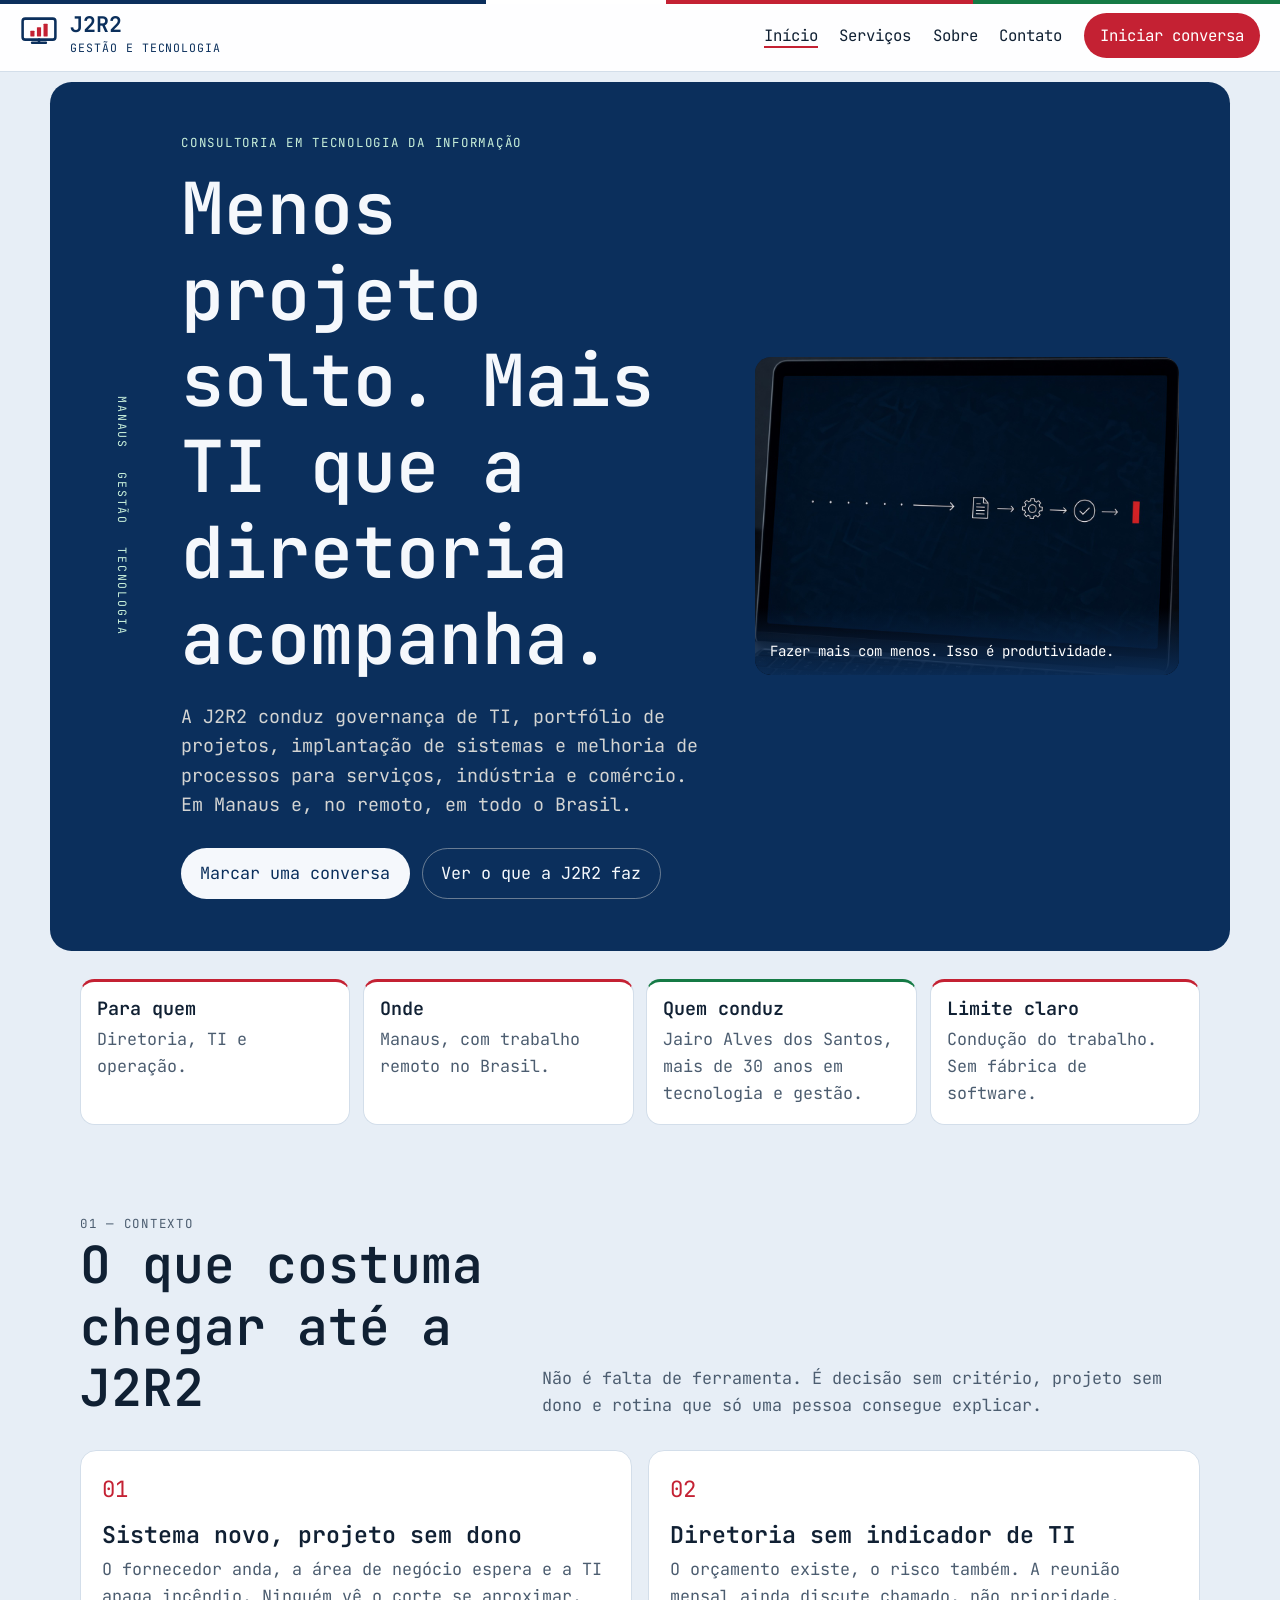
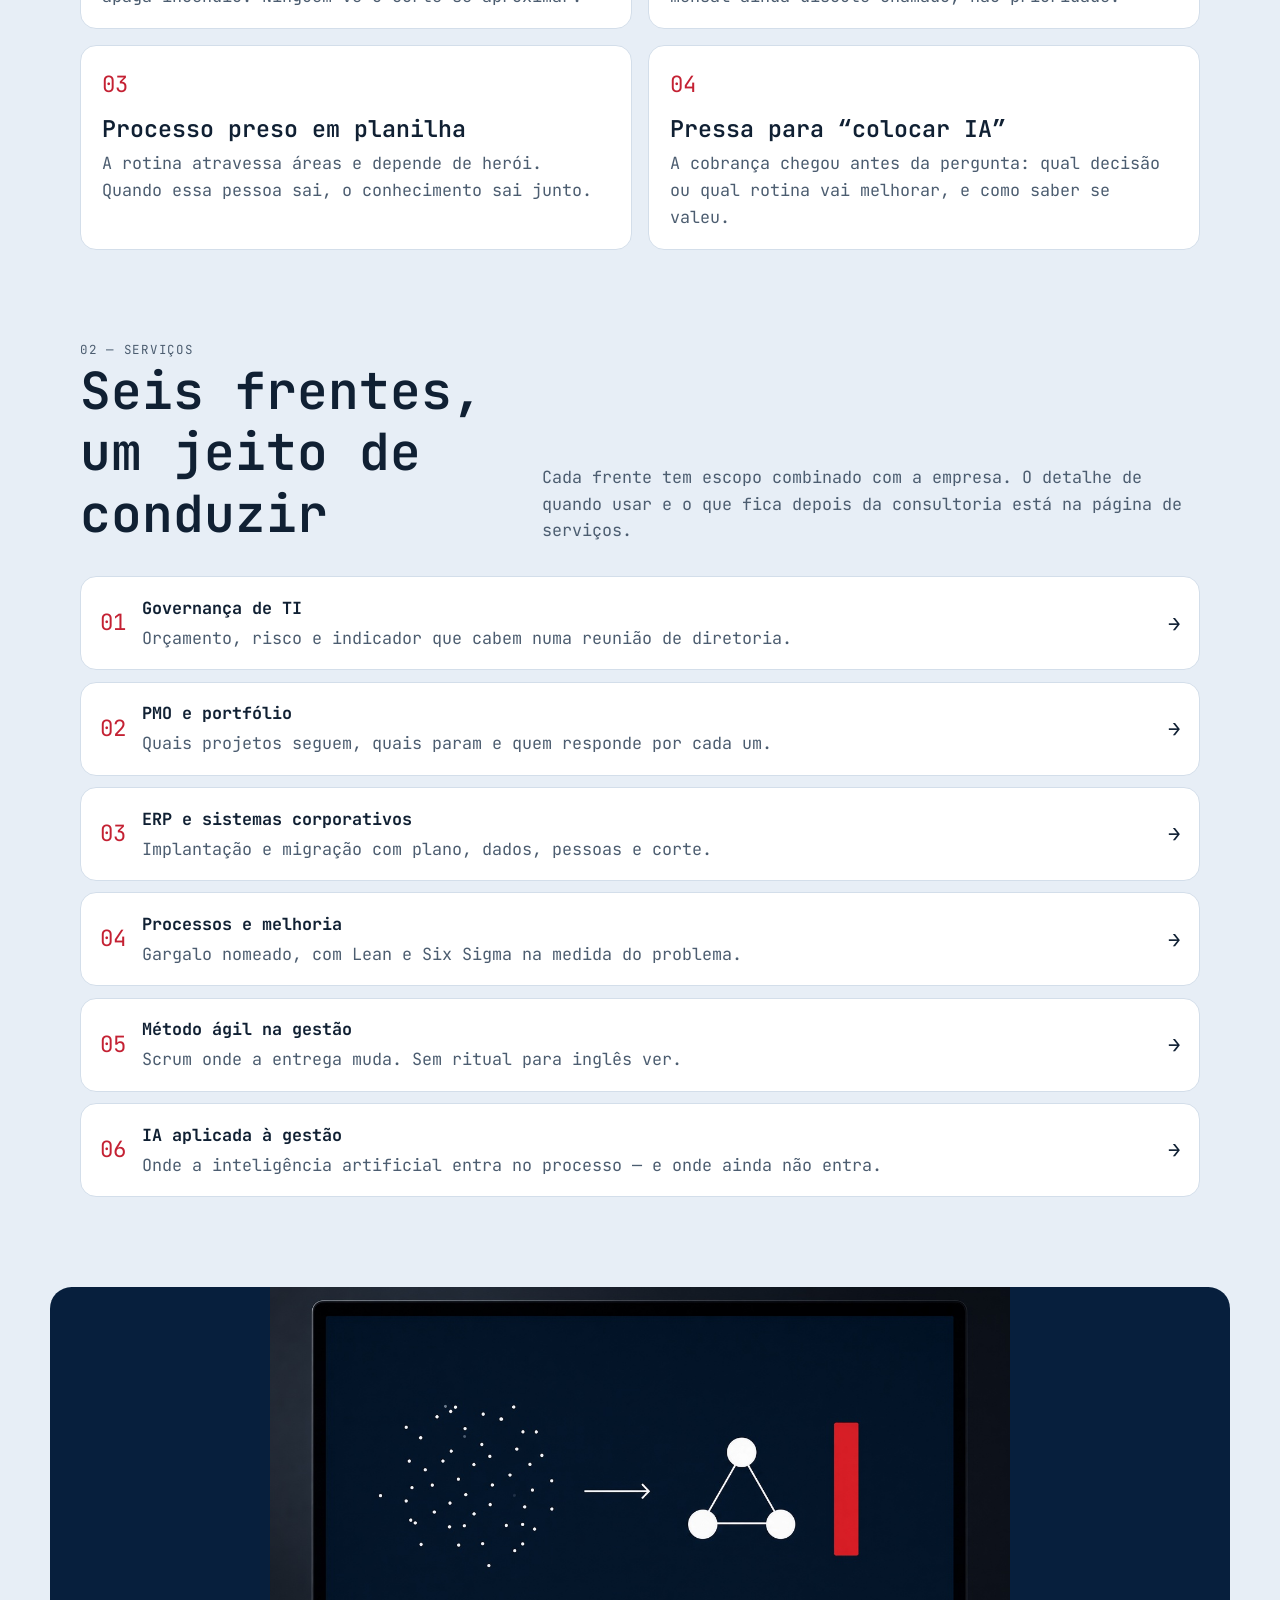
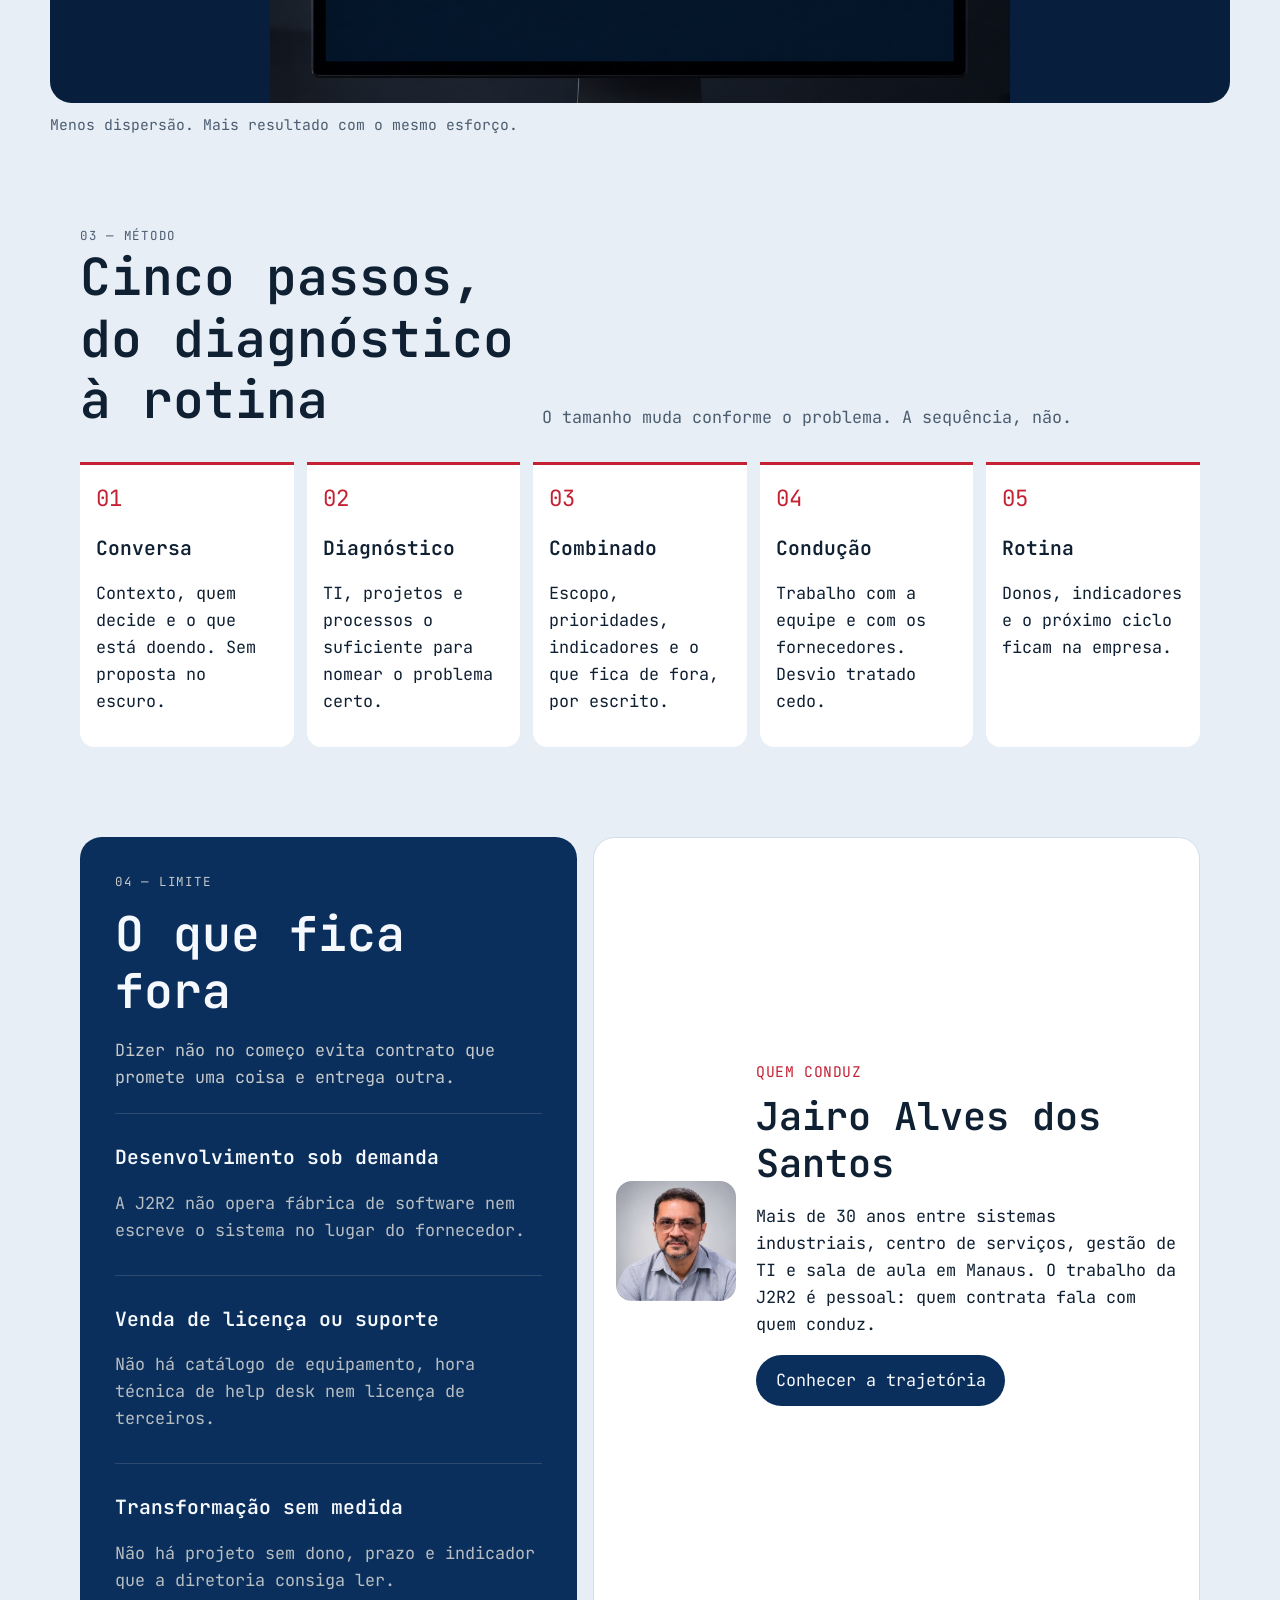
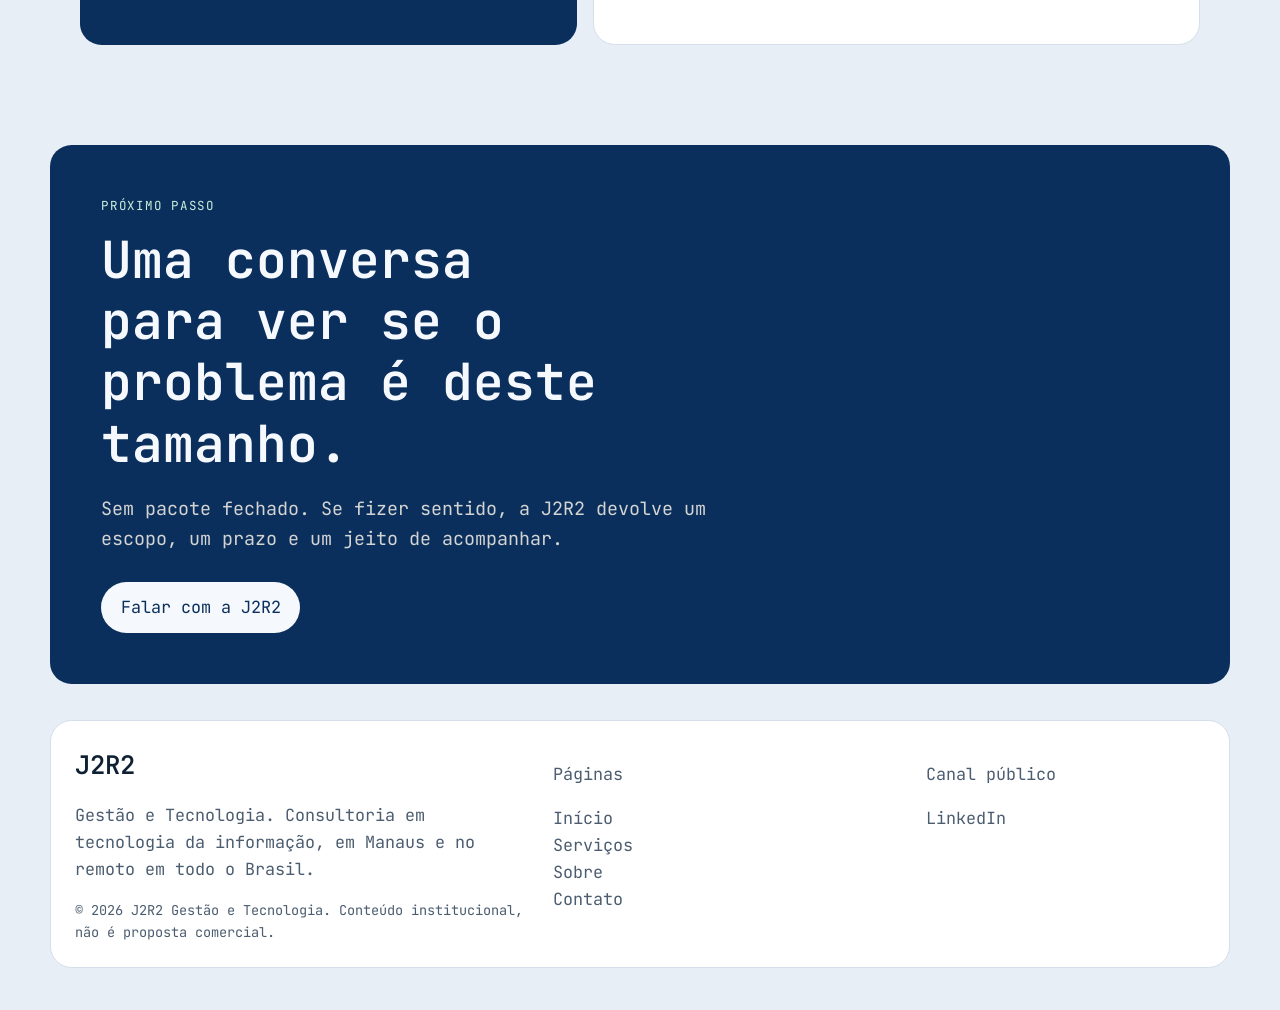
<file: index.html>
<!DOCTYPE html>
<html lang="pt-BR" class="no-js">
<head>
  <meta charset="utf-8">
  <meta name="viewport" content="width=device-width, initial-scale=1">
  <title>J2R2 Gestão e Tecnologia | Consultoria de TI e projetos</title>
  <meta name="description" content="Consultoria em governança de TI, PMO, implantação de sistemas e melhoria de processos. A J2R2 atende diretoria e operação em Manaus e, no remoto, em todo o Brasil.">
  <meta name="theme-color" content="#0b2f5c">
  <meta property="og:title" content="J2R2 Gestão e Tecnologia">
  <meta property="og:description" content="Governança de TI, projetos e processos para serviços, indústria e comércio.">
  <meta property="og:type" content="website">
  <meta property="og:locale" content="pt_BR">
  <link rel="icon" href="assets/favicon.svg" type="image/svg+xml">
  <link rel="preconnect" href="https://fonts.googleapis.com">
  <link rel="preconnect" href="https://fonts.gstatic.com" crossorigin>
  <link href="https://fonts.googleapis.com/css2?family=JetBrains+Mono:wght@400..700&display=swap" rel="stylesheet">
  <link rel="stylesheet" href="css/styles.css">
  <script>document.documentElement.classList.replace("no-js","js")</script>
  <script type="application/ld+json">
  {
    "@context": "https://schema.org",
    "@type": "ProfessionalService",
    "name": "J2R2 Gestão e Tecnologia",
    "description": "Consultoria em governança de TI, gestão de projetos, implantação de sistemas e melhoria de processos.",
    "areaServed": ["Manaus", "Brasil"],
    "address": {
      "@type": "PostalAddress",
      "addressLocality": "Manaus",
      "addressRegion": "AM",
      "addressCountry": "BR"
    },
    "founder": {
      "@type": "Person",
      "name": "Jairo Alves dos Santos",
      "jobTitle": "Consultor de TI e projetos",
      "sameAs": "https://www.linkedin.com/in/jairoalvesdossantos"
    }
  }
  </script>
</head>
<body>
  <a class="skip" href="#conteudo">Ir para o conteúdo</a>
  <header class="site-header">
    <a class="logo" href="index.html">
      <img class="logo-mark" src="assets/logo.svg" alt="">
      <span class="logo-text">
        <span class="logo-name">J2R2</span>
        <span class="logo-sub">Gestão e Tecnologia</span>
      </span>
    </a>
    <button class="nav-toggle" type="button" aria-expanded="false" aria-controls="site-nav">
      <span class="nav-toggle-bars" aria-hidden="true"></span>
      <span class="visually-hidden">Abrir menu</span>
    </button>
    <nav class="site-nav" id="site-nav" aria-label="Principal">
      <a href="index.html" aria-current="page">Início</a>
      <a href="servicos.html">Serviços</a>
      <a href="sobre.html">Sobre</a>
      <a href="contato.html">Contato</a>
      <a class="nav-cta" href="contato.html">Iniciar conversa</a>
    </nav>
  </header>

  <main id="conteudo">
    <div class="band-wrap">
      <section class="band hero">
        <p class="hero-rail"><span>Manaus</span><span>Gestão</span><span>Tecnologia</span></p>
        <div>
          <p class="kicker">Consultoria em tecnologia da informação</p>
          <h1>Menos projeto solto. Mais TI que a diretoria acompanha.</h1>
          <p class="lead">A J2R2 conduz governança de TI, portfólio de projetos, implantação de sistemas e melhoria de processos para serviços, indústria e comércio. Em Manaus e, no remoto, em todo o Brasil.</p>
          <div class="hero-actions">
            <a class="button button-light" href="contato.html">Marcar uma conversa</a>
            <a class="button button-ghost" href="servicos.html">Ver o que a J2R2 faz</a>
          </div>
        </div>
        <figure class="hero-photo">
          <img src="assets/produtividade-laptop.jpg" alt="Notebook com um fluxo simples: vários pontos pequenos viram três passos e um único resultado vermelho.">
          <figcaption>Fazer mais com menos. Isso é produtividade.</figcaption>
        </figure>
      </section>
    </div>

    <div class="wrap">
      <div class="facts">
        <article>
          <h2>Para quem</h2>
          <p>Diretoria, TI e operação.</p>
        </article>
        <article>
          <h2>Onde</h2>
          <p>Manaus, com trabalho remoto no Brasil.</p>
        </article>
        <article>
          <h2>Quem conduz</h2>
          <p>Jairo Alves dos Santos, mais de 30 anos em tecnologia e gestão.</p>
        </article>
        <article>
          <h2>Limite claro</h2>
          <p>Condução do trabalho. Sem fábrica de software.</p>
        </article>
      </div>
    </div>

    <section class="section">
      <div class="wrap">
        <div class="section-head">
          <div>
            <p class="section-kicker">01 — Contexto</p>
            <h2>O que costuma chegar até a J2R2</h2>
          </div>
          <p>Não é falta de ferramenta. É decisão sem critério, projeto sem dono e rotina que só uma pessoa consegue explicar.</p>
        </div>
        <ol class="pains">
          <li>
            <span>01</span>
            <h3>Sistema novo, projeto sem dono</h3>
            <p>O fornecedor anda, a área de negócio espera e a TI apaga incêndio. Ninguém vê o corte se aproximar.</p>
          </li>
          <li>
            <span>02</span>
            <h3>Diretoria sem indicador de TI</h3>
            <p>O orçamento existe, o risco também. A reunião mensal ainda discute chamado, não prioridade.</p>
          </li>
          <li>
            <span>03</span>
            <h3>Processo preso em planilha</h3>
            <p>A rotina atravessa áreas e depende de herói. Quando essa pessoa sai, o conhecimento sai junto.</p>
          </li>
          <li>
            <span>04</span>
            <h3>Pressa para “colocar IA”</h3>
            <p>A cobrança chegou antes da pergunta: qual decisão ou qual rotina vai melhorar, e como saber se valeu.</p>
          </li>
        </ol>
      </div>
    </section>

    <section class="section" style="padding-top: 0">
      <div class="wrap">
        <div class="section-head">
          <div>
            <p class="section-kicker">02 — Serviços</p>
            <h2>Seis frentes, um jeito de conduzir</h2>
          </div>
          <p>Cada frente tem escopo combinado com a empresa. O detalhe de quando usar e o que fica depois da consultoria está na página de serviços.</p>
        </div>
        <ul class="service-links">
          <li>
            <a href="servicos.html#governanca">
              <span class="num">01</span>
              <span><strong>Governança de TI</strong><em>Orçamento, risco e indicador que cabem numa reunião de diretoria.</em></span>
              <span class="arrow" aria-hidden="true">→</span>
            </a>
          </li>
          <li>
            <a href="servicos.html#pmo">
              <span class="num">02</span>
              <span><strong>PMO e portfólio</strong><em>Quais projetos seguem, quais param e quem responde por cada um.</em></span>
              <span class="arrow" aria-hidden="true">→</span>
            </a>
          </li>
          <li>
            <a href="servicos.html#sistemas">
              <span class="num">03</span>
              <span><strong>ERP e sistemas corporativos</strong><em>Implantação e migração com plano, dados, pessoas e corte.</em></span>
              <span class="arrow" aria-hidden="true">→</span>
            </a>
          </li>
          <li>
            <a href="servicos.html#processos">
              <span class="num">04</span>
              <span><strong>Processos e melhoria</strong><em>Gargalo nomeado, com Lean e Six Sigma na medida do problema.</em></span>
              <span class="arrow" aria-hidden="true">→</span>
            </a>
          </li>
          <li>
            <a href="servicos.html#ageis">
              <span class="num">05</span>
              <span><strong>Método ágil na gestão</strong><em>Scrum onde a entrega muda. Sem ritual para inglês ver.</em></span>
              <span class="arrow" aria-hidden="true">→</span>
            </a>
          </li>
          <li>
            <a href="servicos.html#ia">
              <span class="num">06</span>
              <span><strong>IA aplicada à gestão</strong><em>Onde a inteligência artificial entra no processo — e onde ainda não entra.</em></span>
              <span class="arrow" aria-hidden="true">→</span>
            </a>
          </li>
        </ul>
      </div>
    </section>

    <figure class="region-photo">
      <img src="assets/produtividade-menos.jpg" alt="Monitor com muitos pontos dispersos que se organizam em três nós e uma barra vermelha mais alta.">
      <figcaption>Menos dispersão. Mais resultado com o mesmo esforço.</figcaption>
    </figure>

    <section class="section">
      <div class="wrap">
        <div class="section-head">
          <div>
            <p class="section-kicker">03 — Método</p>
            <h2>Cinco passos, do diagnóstico à rotina</h2>
          </div>
          <p>O tamanho muda conforme o problema. A sequência, não.</p>
        </div>
        <ol class="steps">
          <li>
            <span class="step-num">01</span>
            <h3>Conversa</h3>
            <p>Contexto, quem decide e o que está doendo. Sem proposta no escuro.</p>
          </li>
          <li>
            <span class="step-num">02</span>
            <h3>Diagnóstico</h3>
            <p>TI, projetos e processos o suficiente para nomear o problema certo.</p>
          </li>
          <li>
            <span class="step-num">03</span>
            <h3>Combinado</h3>
            <p>Escopo, prioridades, indicadores e o que fica de fora, por escrito.</p>
          </li>
          <li>
            <span class="step-num">04</span>
            <h3>Condução</h3>
            <p>Trabalho com a equipe e com os fornecedores. Desvio tratado cedo.</p>
          </li>
          <li>
            <span class="step-num">05</span>
            <h3>Rotina</h3>
            <p>Donos, indicadores e o próximo ciclo ficam na empresa.</p>
          </li>
        </ol>
      </div>
    </section>

    <section class="section" style="padding-top: 0">
      <div class="wrap split">
        <div class="dark-panel">
          <p class="kicker">04 — Limite</p>
          <h2>O que fica fora</h2>
          <p>Dizer não no começo evita contrato que promete uma coisa e entrega outra.</p>
          <ul class="limits">
            <li>
              <h3>Desenvolvimento sob demanda</h3>
              <p>A J2R2 não opera fábrica de software nem escreve o sistema no lugar do fornecedor.</p>
            </li>
            <li>
              <h3>Venda de licença ou suporte</h3>
              <p>Não há catálogo de equipamento, hora técnica de help desk nem licença de terceiros.</p>
            </li>
            <li>
              <h3>Transformação sem medida</h3>
              <p>Não há projeto sem dono, prazo e indicador que a diretoria consiga ler.</p>
            </li>
          </ul>
        </div>
        <article class="person">
          <img class="portrait" src="assets/jairo-linkedin.jpg" width="200" height="200" alt="Jairo Alves dos Santos">
          <div>
            <p class="role">Quem conduz</p>
            <h2>Jairo Alves dos Santos</h2>
            <p>Mais de 30 anos entre sistemas industriais, centro de serviços, gestão de TI e sala de aula em Manaus. O trabalho da J2R2 é pessoal: quem contrata fala com quem conduz.</p>
            <p style="margin-top: 1rem"><a class="button button-dark" href="sobre.html">Conhecer a trajetória</a></p>
          </div>
        </article>
      </div>
    </section>

    <div class="band-wrap">
      <section class="band">
        <p class="kicker">Próximo passo</p>
        <h2 class="block-title" style="max-width: 16ch">Uma conversa para ver se o problema é deste tamanho.</h2>
        <p class="lead">Sem pacote fechado. Se fizer sentido, a J2R2 devolve um escopo, um prazo e um jeito de acompanhar.</p>
        <div class="hero-actions">
          <a class="button button-light" href="contato.html">Falar com a J2R2</a>
        </div>
      </section>
    </div>
  </main>

  <footer class="site-footer">
    <div class="band-wrap">
      <div class="footer-card">
        <div>
          <strong>J2R2</strong>
          <p>Gestão e Tecnologia. Consultoria em tecnologia da informação, em Manaus e no remoto em todo o Brasil.</p>
          <p class="legal">© 2026 J2R2 Gestão e Tecnologia. Conteúdo institucional, não é proposta comercial.</p>
        </div>
        <div>
          <p>Páginas</p>
          <ul>
            <li><a href="index.html">Início</a></li>
            <li><a href="servicos.html">Serviços</a></li>
            <li><a href="sobre.html">Sobre</a></li>
            <li><a href="contato.html">Contato</a></li>
          </ul>
        </div>
        <div>
          <p>Canal público</p>
          <ul>
            <li><a href="https://www.linkedin.com/in/jairoalvesdossantos" target="_blank" rel="noopener noreferrer">LinkedIn</a></li>
          </ul>
        </div>
      </div>
    </div>
  </footer>
  <script src="js/config.js"></script>
  <script src="js/main.js"></script>
</body>
</html>
</file>
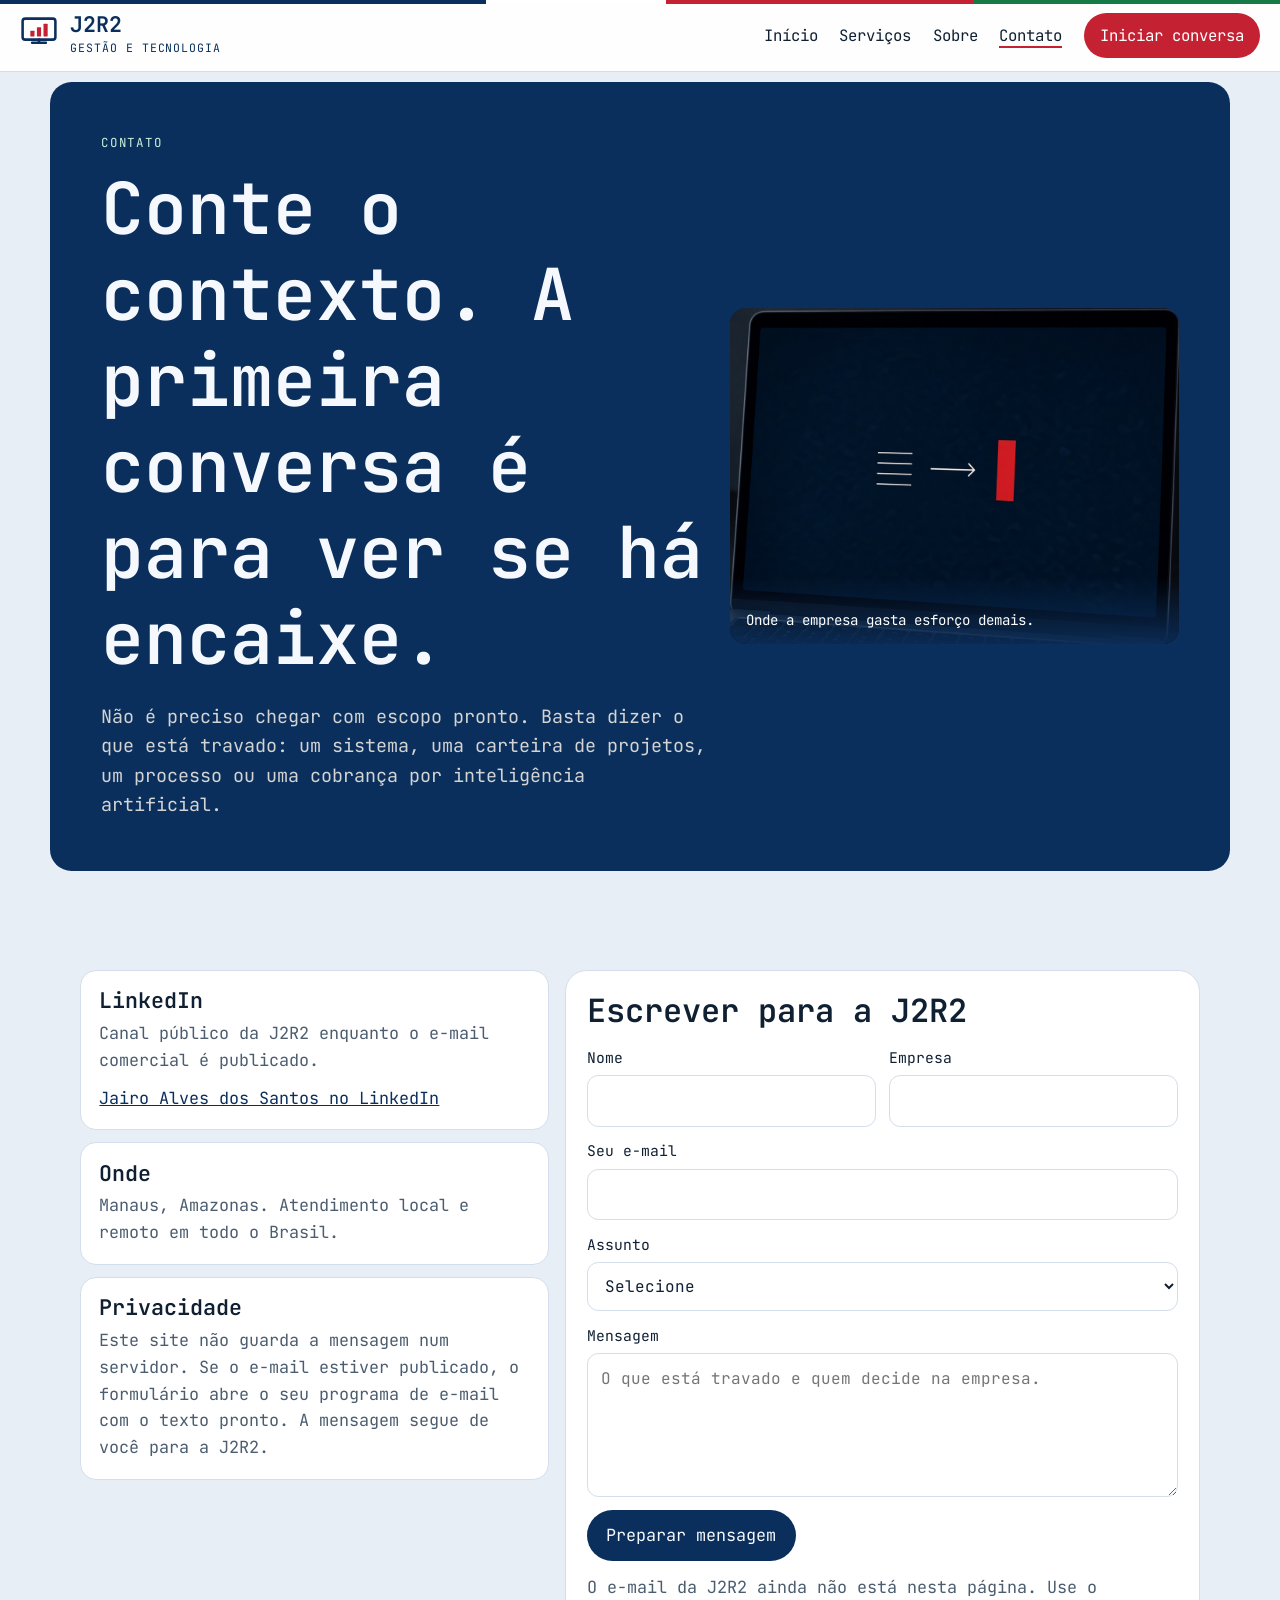
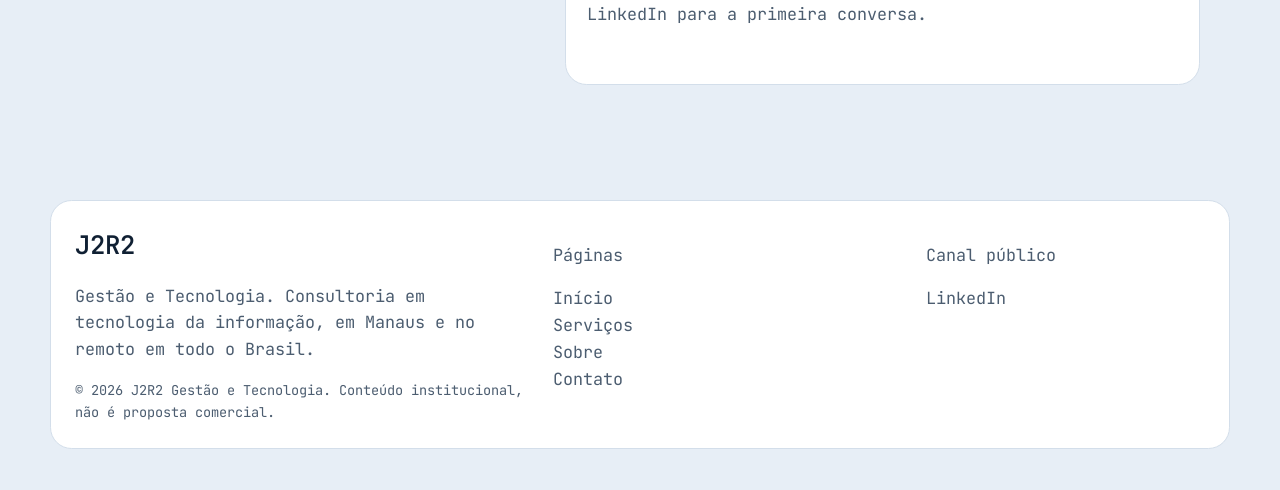
<file: contato.html>
<!DOCTYPE html>
<html lang="pt-BR" class="no-js">
<head>
  <meta charset="utf-8">
  <meta name="viewport" content="width=device-width, initial-scale=1">
  <title>Contato | J2R2 Gestão e Tecnologia</title>
  <meta name="description" content="Fale com a J2R2 Gestão e Tecnologia para uma conversa inicial sobre governança de TI, projetos ou processos.">
  <meta name="theme-color" content="#0b2f5c">
  <link rel="icon" href="assets/favicon.svg" type="image/svg+xml">
  <link rel="preconnect" href="https://fonts.googleapis.com">
  <link rel="preconnect" href="https://fonts.gstatic.com" crossorigin>
  <link href="https://fonts.googleapis.com/css2?family=JetBrains+Mono:wght@400..700&display=swap" rel="stylesheet">
  <link rel="stylesheet" href="css/styles.css">
  <script>document.documentElement.classList.replace("no-js","js")</script>
</head>
<body>
  <a class="skip" href="#conteudo">Ir para o conteúdo</a>
  <header class="site-header">
    <a class="logo" href="index.html">
      <img class="logo-mark" src="assets/logo.svg" alt="">
      <span class="logo-text">
        <span class="logo-name">J2R2</span>
        <span class="logo-sub">Gestão e Tecnologia</span>
      </span>
    </a>
    <button class="nav-toggle" type="button" aria-expanded="false" aria-controls="site-nav">
      <span class="nav-toggle-bars" aria-hidden="true"></span>
      <span class="visually-hidden">Abrir menu</span>
    </button>
    <nav class="site-nav" id="site-nav" aria-label="Principal">
      <a href="index.html">Início</a>
      <a href="servicos.html">Serviços</a>
      <a href="sobre.html">Sobre</a>
      <a href="contato.html" aria-current="page">Contato</a>
      <a class="nav-cta" href="contato.html">Iniciar conversa</a>
    </nav>
  </header>

  <main id="conteudo">
    <div class="band-wrap">
      <section class="band page-hero with-photo">
        <div>
          <p class="kicker">Contato</p>
          <h1>Conte o contexto. A primeira conversa é para ver se há encaixe.</h1>
          <p class="lead">Não é preciso chegar com escopo pronto. Basta dizer o que está travado: um sistema, uma carteira de projetos, um processo ou uma cobrança por inteligência artificial.</p>
        </div>
        <figure class="hero-photo">
          <img src="assets/produtividade-contato.jpg" alt="Notebook com três linhas curtas que viram uma barra vermelha mais alta.">
          <figcaption>Onde a empresa gasta esforço demais.</figcaption>
        </figure>
      </section>
    </div>

    <section class="section">
      <div class="wrap contact-grid">
        <div>
          <article class="channel">
            <h2>LinkedIn</h2>
            <p>Canal público da J2R2 enquanto o e-mail comercial é publicado.</p>
            <p style="margin-top: 0.7rem"><a href="https://www.linkedin.com/in/jairoalvesdossantos" target="_blank" rel="noopener noreferrer">Jairo Alves dos Santos no LinkedIn</a></p>
          </article>
          <article class="channel" data-channel="email" hidden>
            <h2>E-mail</h2>
            <p></p>
          </article>
          <article class="channel" data-channel="whatsapp" hidden>
            <h2>WhatsApp</h2>
            <p></p>
          </article>
          <article class="channel">
            <h2>Onde</h2>
            <p>Manaus, Amazonas. Atendimento local e remoto em todo o Brasil.</p>
          </article>
          <article class="channel">
            <h2>Privacidade</h2>
            <p>Este site não guarda a mensagem num servidor. Se o e-mail estiver publicado, o formulário abre o seu programa de e-mail com o texto pronto. A mensagem segue de você para a J2R2.</p>
          </article>
        </div>

        <form class="contact-form" action="#" method="post">
          <h2 class="block-title" style="font-size: 2rem; margin-bottom: 1rem">Escrever para a J2R2</h2>
          <div class="form-row">
            <label>Nome
              <input name="nome" type="text" autocomplete="name" required>
            </label>
            <label>Empresa
              <input name="empresa" type="text" autocomplete="organization" required>
            </label>
          </div>
          <label>Seu e-mail
            <input name="email" type="email" autocomplete="email" required>
          </label>
          <label>Assunto
            <select name="assunto" required>
              <option value="">Selecione</option>
              <option>Governança de TI</option>
              <option>PMO e portfólio</option>
              <option>ERP e sistemas</option>
              <option>Processos</option>
              <option>Inteligência artificial na gestão</option>
              <option>Ainda estou entendendo o problema</option>
            </select>
          </label>
          <label>Mensagem
            <textarea name="mensagem" required placeholder="O que está travado e quem decide na empresa."></textarea>
          </label>
          <p class="hp" aria-hidden="true">
            <label>Site
              <input name="website" type="text" tabindex="-1" autocomplete="off">
            </label>
          </p>
          <button class="button button-dark" type="submit">Preparar mensagem</button>
          <p class="email-note" hidden>O e-mail da J2R2 ainda não está nesta página. Use o LinkedIn para a primeira conversa.</p>
          <p class="form-status" role="status"></p>
        </form>
      </div>
    </section>
  </main>

  <footer class="site-footer">
    <div class="band-wrap">
      <div class="footer-card">
        <div>
          <strong>J2R2</strong>
          <p>Gestão e Tecnologia. Consultoria em tecnologia da informação, em Manaus e no remoto em todo o Brasil.</p>
          <p class="legal">© 2026 J2R2 Gestão e Tecnologia. Conteúdo institucional, não é proposta comercial.</p>
        </div>
        <div>
          <p>Páginas</p>
          <ul>
            <li><a href="index.html">Início</a></li>
            <li><a href="servicos.html">Serviços</a></li>
            <li><a href="sobre.html">Sobre</a></li>
            <li><a href="contato.html">Contato</a></li>
          </ul>
        </div>
        <div>
          <p>Canal público</p>
          <ul>
            <li><a href="https://www.linkedin.com/in/jairoalvesdossantos" target="_blank" rel="noopener noreferrer">LinkedIn</a></li>
          </ul>
        </div>
      </div>
    </div>
  </footer>
  <script src="js/config.js"></script>
  <script src="js/main.js"></script>
</body>
</html>
</file>
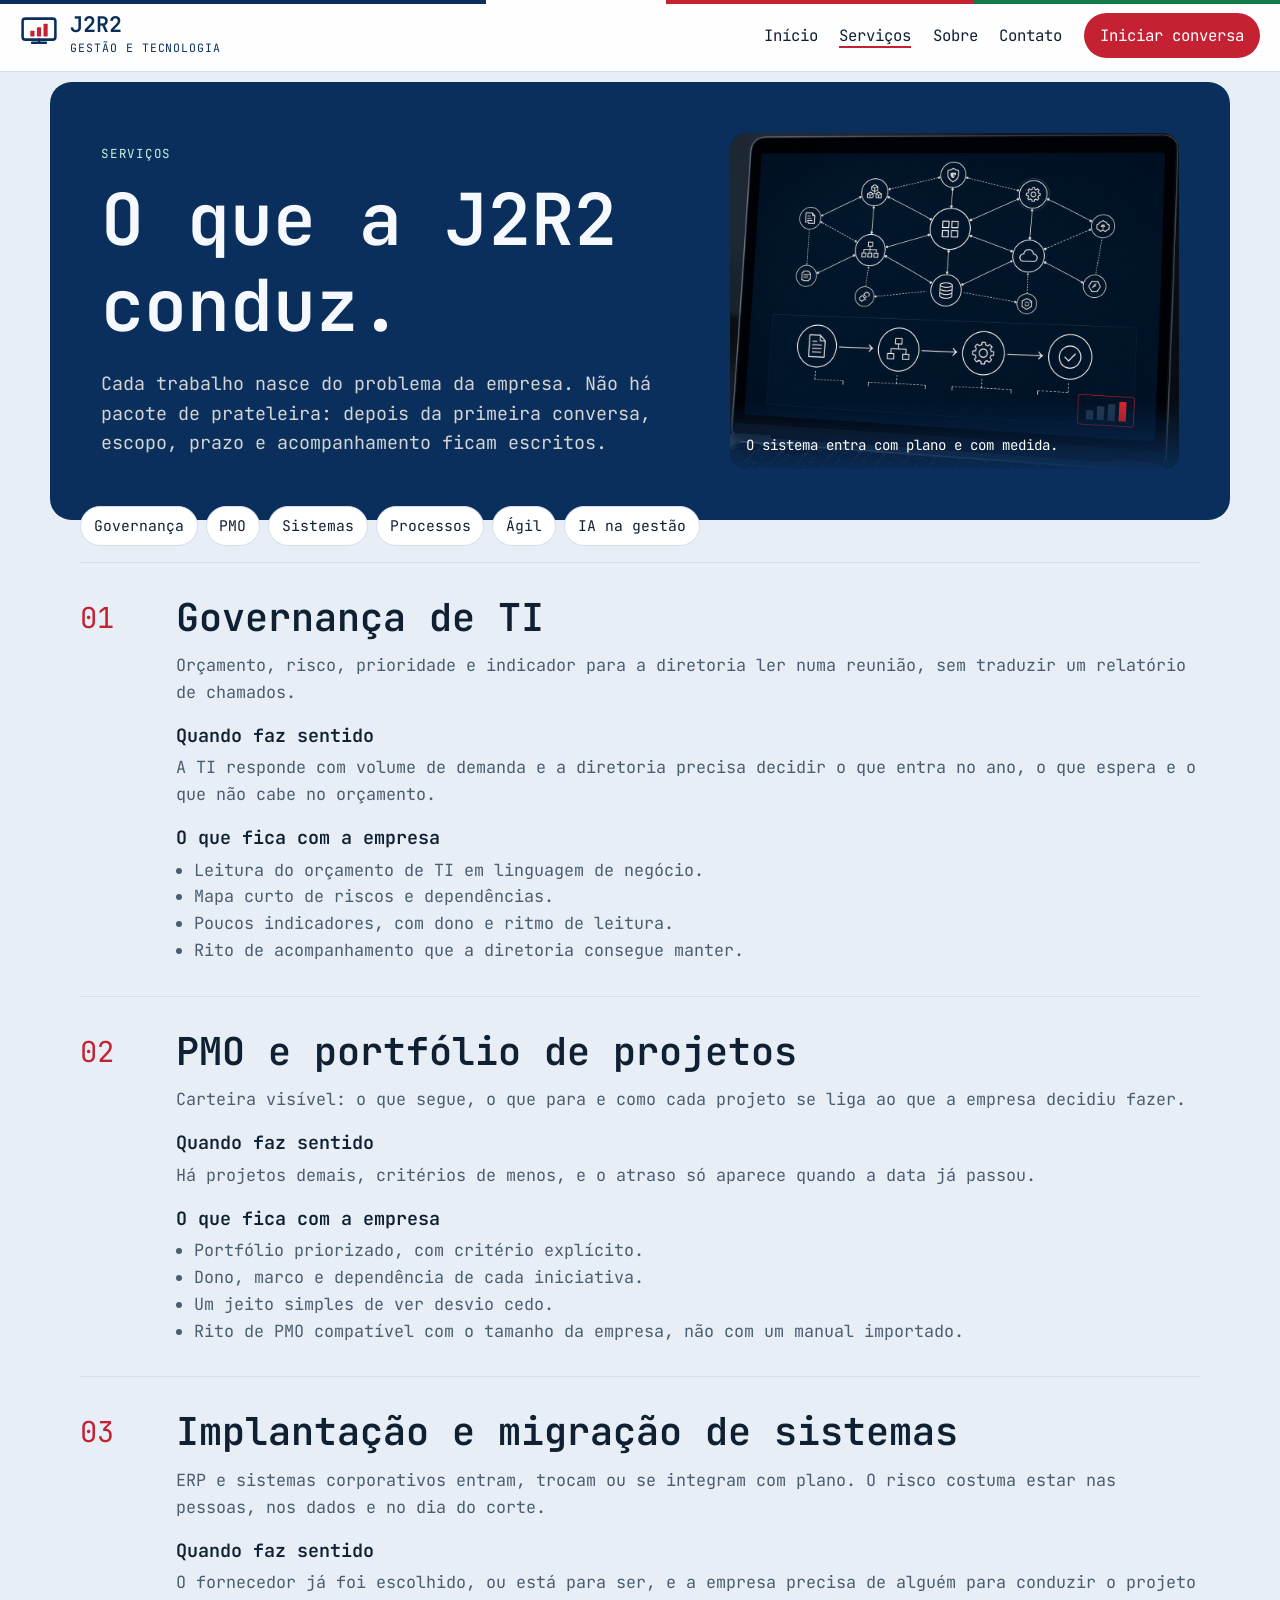
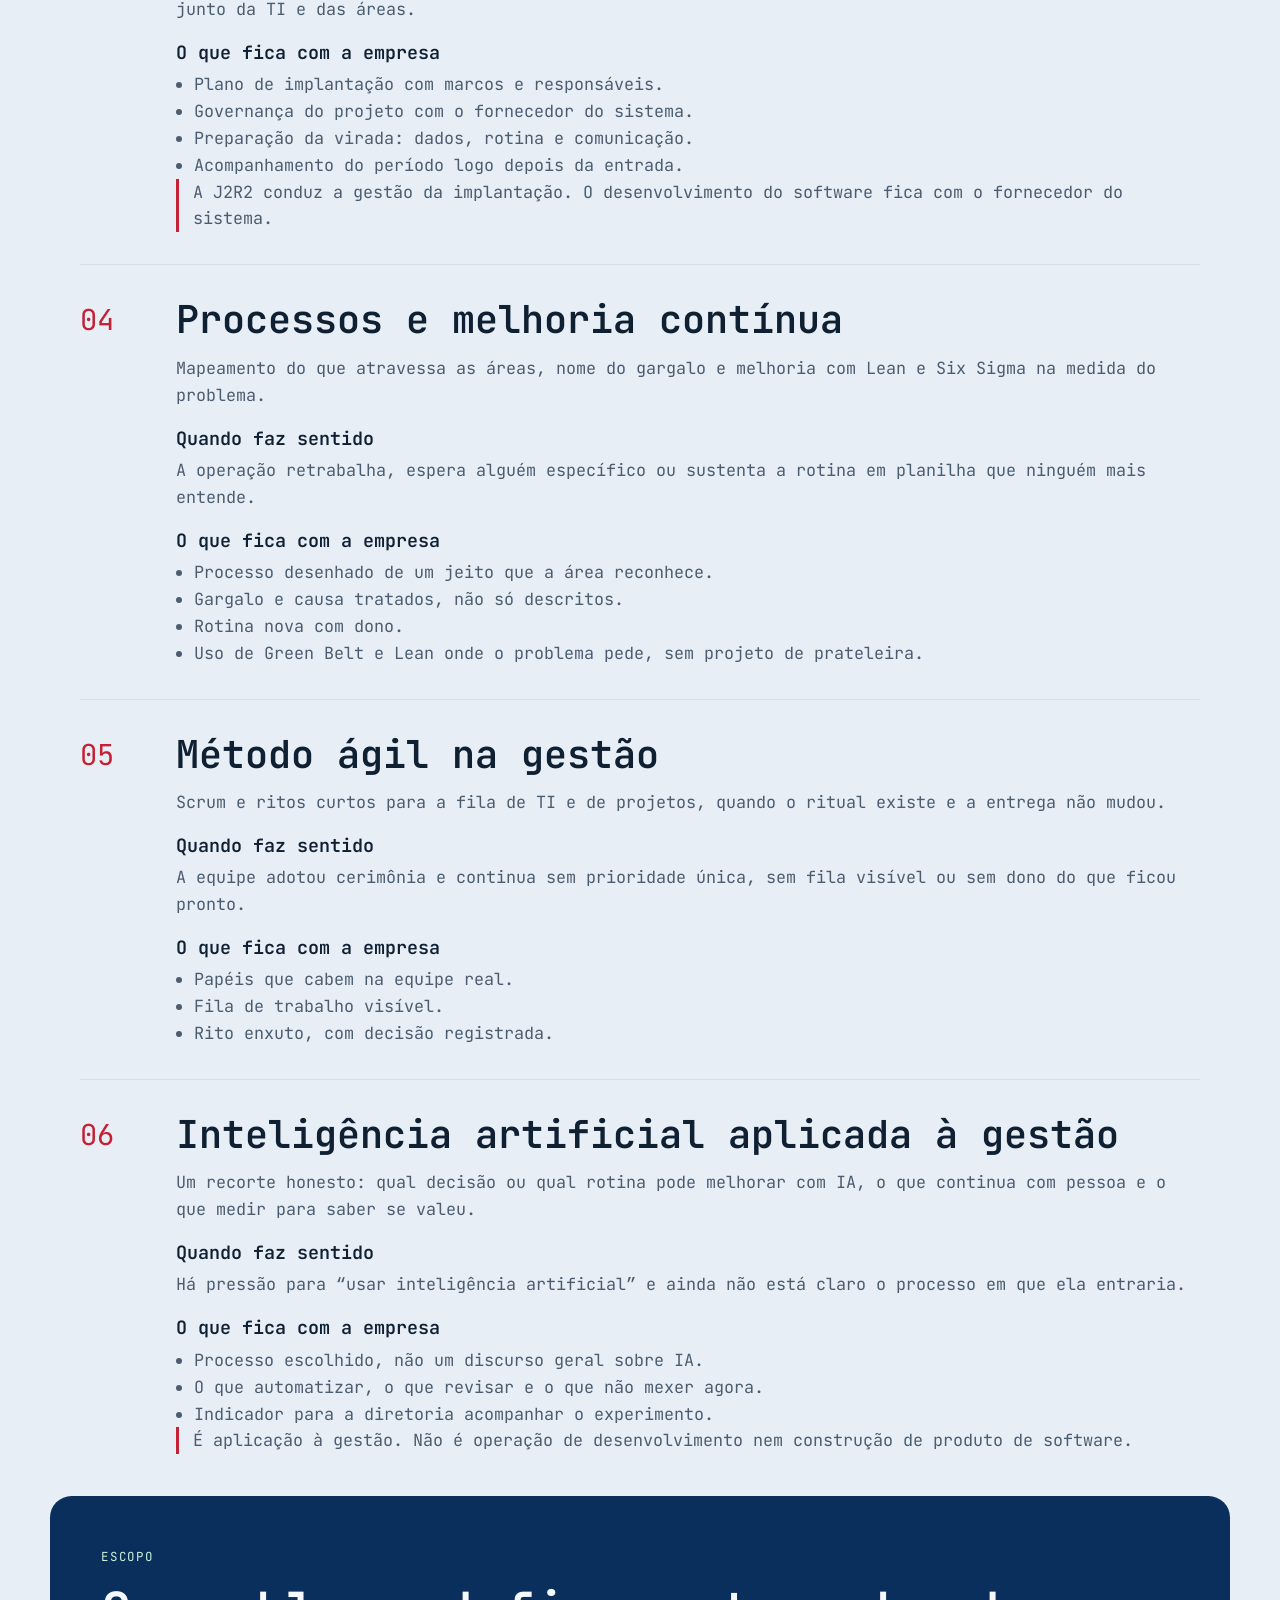
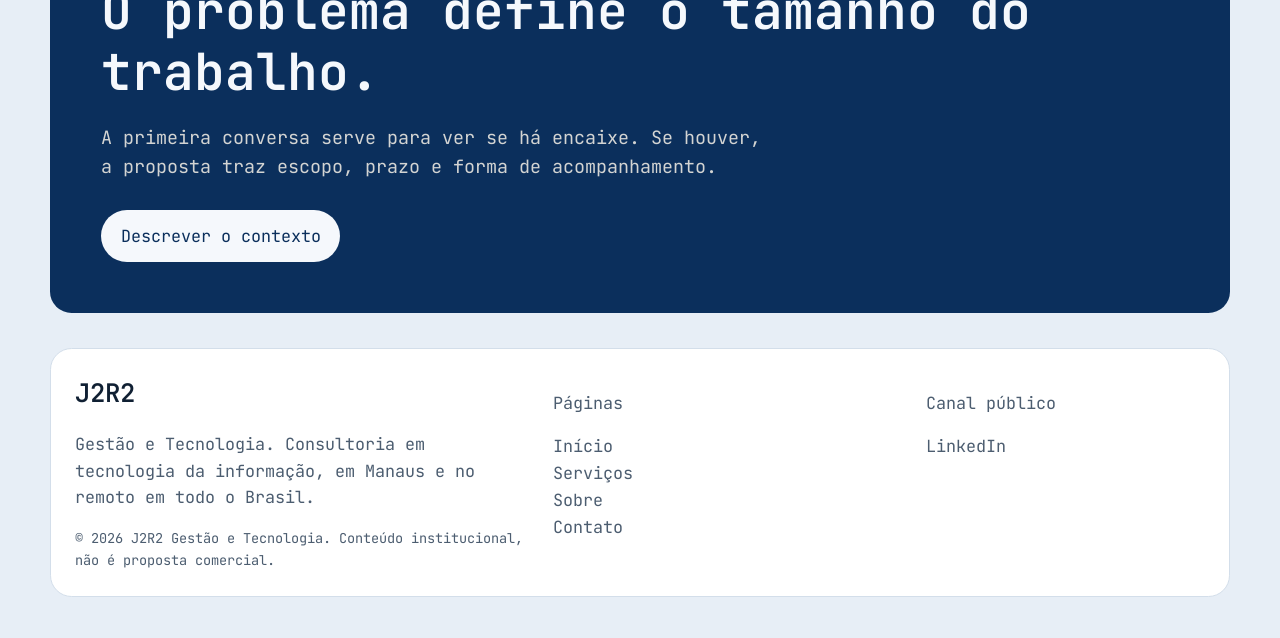
<file: servicos.html>
<!DOCTYPE html>
<html lang="pt-BR" class="no-js">
<head>
  <meta charset="utf-8">
  <meta name="viewport" content="width=device-width, initial-scale=1">
  <title>Serviços | J2R2 Gestão e Tecnologia</title>
  <meta name="description" content="Governança de TI, PMO, implantação de ERP, processos, método ágil e inteligência artificial aplicada à gestão.">
  <meta name="theme-color" content="#0b2f5c">
  <link rel="icon" href="assets/favicon.svg" type="image/svg+xml">
  <link rel="preconnect" href="https://fonts.googleapis.com">
  <link rel="preconnect" href="https://fonts.gstatic.com" crossorigin>
  <link href="https://fonts.googleapis.com/css2?family=JetBrains+Mono:wght@400..700&display=swap" rel="stylesheet">
  <link rel="stylesheet" href="css/styles.css">
  <script>document.documentElement.classList.replace("no-js","js")</script>
</head>
<body>
  <a class="skip" href="#conteudo">Ir para o conteúdo</a>
  <header class="site-header">
    <a class="logo" href="index.html">
      <img class="logo-mark" src="assets/logo.svg" alt="">
      <span class="logo-text">
        <span class="logo-name">J2R2</span>
        <span class="logo-sub">Gestão e Tecnologia</span>
      </span>
    </a>
    <button class="nav-toggle" type="button" aria-expanded="false" aria-controls="site-nav">
      <span class="nav-toggle-bars" aria-hidden="true"></span>
      <span class="visually-hidden">Abrir menu</span>
    </button>
    <nav class="site-nav" id="site-nav" aria-label="Principal">
      <a href="index.html">Início</a>
      <a href="servicos.html" aria-current="page">Serviços</a>
      <a href="sobre.html">Sobre</a>
      <a href="contato.html">Contato</a>
      <a class="nav-cta" href="contato.html">Iniciar conversa</a>
    </nav>
  </header>

  <main id="conteudo">
    <div class="band-wrap">
      <section class="band page-hero with-photo">
        <div>
          <p class="kicker">Serviços</p>
          <h1>O que a J2R2 conduz.</h1>
          <p class="lead">Cada trabalho nasce do problema da empresa. Não há pacote de prateleira: depois da primeira conversa, escopo, prazo e acompanhamento ficam escritos.</p>
        </div>
        <figure class="hero-photo">
          <img src="assets/sistemas-gestao.jpg" alt="Notebook com um mapa de sistemas ligados entre si e um pequeno indicador de barras.">
          <figcaption>O sistema entra com plano e com medida.</figcaption>
        </figure>
      </section>
    </div>

    <div class="wrap">
      <nav class="toc" aria-label="Serviços nesta página">
        <a href="#governanca">Governança</a>
        <a href="#pmo">PMO</a>
        <a href="#sistemas">Sistemas</a>
        <a href="#processos">Processos</a>
        <a href="#ageis">Ágil</a>
        <a href="#ia">IA na gestão</a>
      </nav>

      <article class="service" id="governanca">
        <div class="service-index">01</div>
        <div>
          <h2>Governança de TI</h2>
          <p>Orçamento, risco, prioridade e indicador para a diretoria ler numa reunião, sem traduzir um relatório de chamados.</p>
          <h3>Quando faz sentido</h3>
          <p>A TI responde com volume de demanda e a diretoria precisa decidir o que entra no ano, o que espera e o que não cabe no orçamento.</p>
          <h3>O que fica com a empresa</h3>
          <ul>
            <li>Leitura do orçamento de TI em linguagem de negócio.</li>
            <li>Mapa curto de riscos e dependências.</li>
            <li>Poucos indicadores, com dono e ritmo de leitura.</li>
            <li>Rito de acompanhamento que a diretoria consegue manter.</li>
          </ul>
        </div>
      </article>

      <article class="service" id="pmo">
        <div class="service-index">02</div>
        <div>
          <h2>PMO e portfólio de projetos</h2>
          <p>Carteira visível: o que segue, o que para e como cada projeto se liga ao que a empresa decidiu fazer.</p>
          <h3>Quando faz sentido</h3>
          <p>Há projetos demais, critérios de menos, e o atraso só aparece quando a data já passou.</p>
          <h3>O que fica com a empresa</h3>
          <ul>
            <li>Portfólio priorizado, com critério explícito.</li>
            <li>Dono, marco e dependência de cada iniciativa.</li>
            <li>Um jeito simples de ver desvio cedo.</li>
            <li>Rito de PMO compatível com o tamanho da empresa, não com um manual importado.</li>
          </ul>
        </div>
      </article>

      <article class="service" id="sistemas">
        <div class="service-index">03</div>
        <div>
          <h2>Implantação e migração de sistemas</h2>
          <p>ERP e sistemas corporativos entram, trocam ou se integram com plano. O risco costuma estar nas pessoas, nos dados e no dia do corte.</p>
          <h3>Quando faz sentido</h3>
          <p>O fornecedor já foi escolhido, ou está para ser, e a empresa precisa de alguém para conduzir o projeto junto da TI e das áreas.</p>
          <h3>O que fica com a empresa</h3>
          <ul>
            <li>Plano de implantação com marcos e responsáveis.</li>
            <li>Governança do projeto com o fornecedor do sistema.</li>
            <li>Preparação da virada: dados, rotina e comunicação.</li>
            <li>Acompanhamento do período logo depois da entrada.</li>
          </ul>
          <p class="note">A J2R2 conduz a gestão da implantação. O desenvolvimento do software fica com o fornecedor do sistema.</p>
        </div>
      </article>

      <article class="service" id="processos">
        <div class="service-index">04</div>
        <div>
          <h2>Processos e melhoria contínua</h2>
          <p>Mapeamento do que atravessa as áreas, nome do gargalo e melhoria com Lean e Six Sigma na medida do problema.</p>
          <h3>Quando faz sentido</h3>
          <p>A operação retrabalha, espera alguém específico ou sustenta a rotina em planilha que ninguém mais entende.</p>
          <h3>O que fica com a empresa</h3>
          <ul>
            <li>Processo desenhado de um jeito que a área reconhece.</li>
            <li>Gargalo e causa tratados, não só descritos.</li>
            <li>Rotina nova com dono.</li>
            <li>Uso de Green Belt e Lean onde o problema pede, sem projeto de prateleira.</li>
          </ul>
        </div>
      </article>

      <article class="service" id="ageis">
        <div class="service-index">05</div>
        <div>
          <h2>Método ágil na gestão</h2>
          <p>Scrum e ritos curtos para a fila de TI e de projetos, quando o ritual existe e a entrega não mudou.</p>
          <h3>Quando faz sentido</h3>
          <p>A equipe adotou cerimônia e continua sem prioridade única, sem fila visível ou sem dono do que ficou pronto.</p>
          <h3>O que fica com a empresa</h3>
          <ul>
            <li>Papéis que cabem na equipe real.</li>
            <li>Fila de trabalho visível.</li>
            <li>Rito enxuto, com decisão registrada.</li>
          </ul>
        </div>
      </article>

      <article class="service" id="ia">
        <div class="service-index">06</div>
        <div>
          <h2>Inteligência artificial aplicada à gestão</h2>
          <p>Um recorte honesto: qual decisão ou qual rotina pode melhorar com IA, o que continua com pessoa e o que medir para saber se valeu.</p>
          <h3>Quando faz sentido</h3>
          <p>Há pressão para “usar inteligência artificial” e ainda não está claro o processo em que ela entraria.</p>
          <h3>O que fica com a empresa</h3>
          <ul>
            <li>Processo escolhido, não um discurso geral sobre IA.</li>
            <li>O que automatizar, o que revisar e o que não mexer agora.</li>
            <li>Indicador para a diretoria acompanhar o experimento.</li>
          </ul>
          <p class="note">É aplicação à gestão. Não é operação de desenvolvimento nem construção de produto de software.</p>
        </div>
      </article>
    </div>

    <div class="band-wrap">
      <section class="band">
        <p class="kicker">Escopo</p>
        <h2 class="block-title">O problema define o tamanho do trabalho.</h2>
        <p class="lead">A primeira conversa serve para ver se há encaixe. Se houver, a proposta traz escopo, prazo e forma de acompanhamento.</p>
        <div class="hero-actions">
          <a class="button button-light" href="contato.html">Descrever o contexto</a>
        </div>
      </section>
    </div>
  </main>

  <footer class="site-footer">
    <div class="band-wrap">
      <div class="footer-card">
        <div>
          <strong>J2R2</strong>
          <p>Gestão e Tecnologia. Consultoria em tecnologia da informação, em Manaus e no remoto em todo o Brasil.</p>
          <p class="legal">© 2026 J2R2 Gestão e Tecnologia. Conteúdo institucional, não é proposta comercial.</p>
        </div>
        <div>
          <p>Páginas</p>
          <ul>
            <li><a href="index.html">Início</a></li>
            <li><a href="servicos.html">Serviços</a></li>
            <li><a href="sobre.html">Sobre</a></li>
            <li><a href="contato.html">Contato</a></li>
          </ul>
        </div>
        <div>
          <p>Canal público</p>
          <ul>
            <li><a href="https://www.linkedin.com/in/jairoalvesdossantos" target="_blank" rel="noopener noreferrer">LinkedIn</a></li>
          </ul>
        </div>
      </div>
    </div>
  </footer>
  <script src="js/config.js"></script>
  <script src="js/main.js"></script>
</body>
</html>
</file>
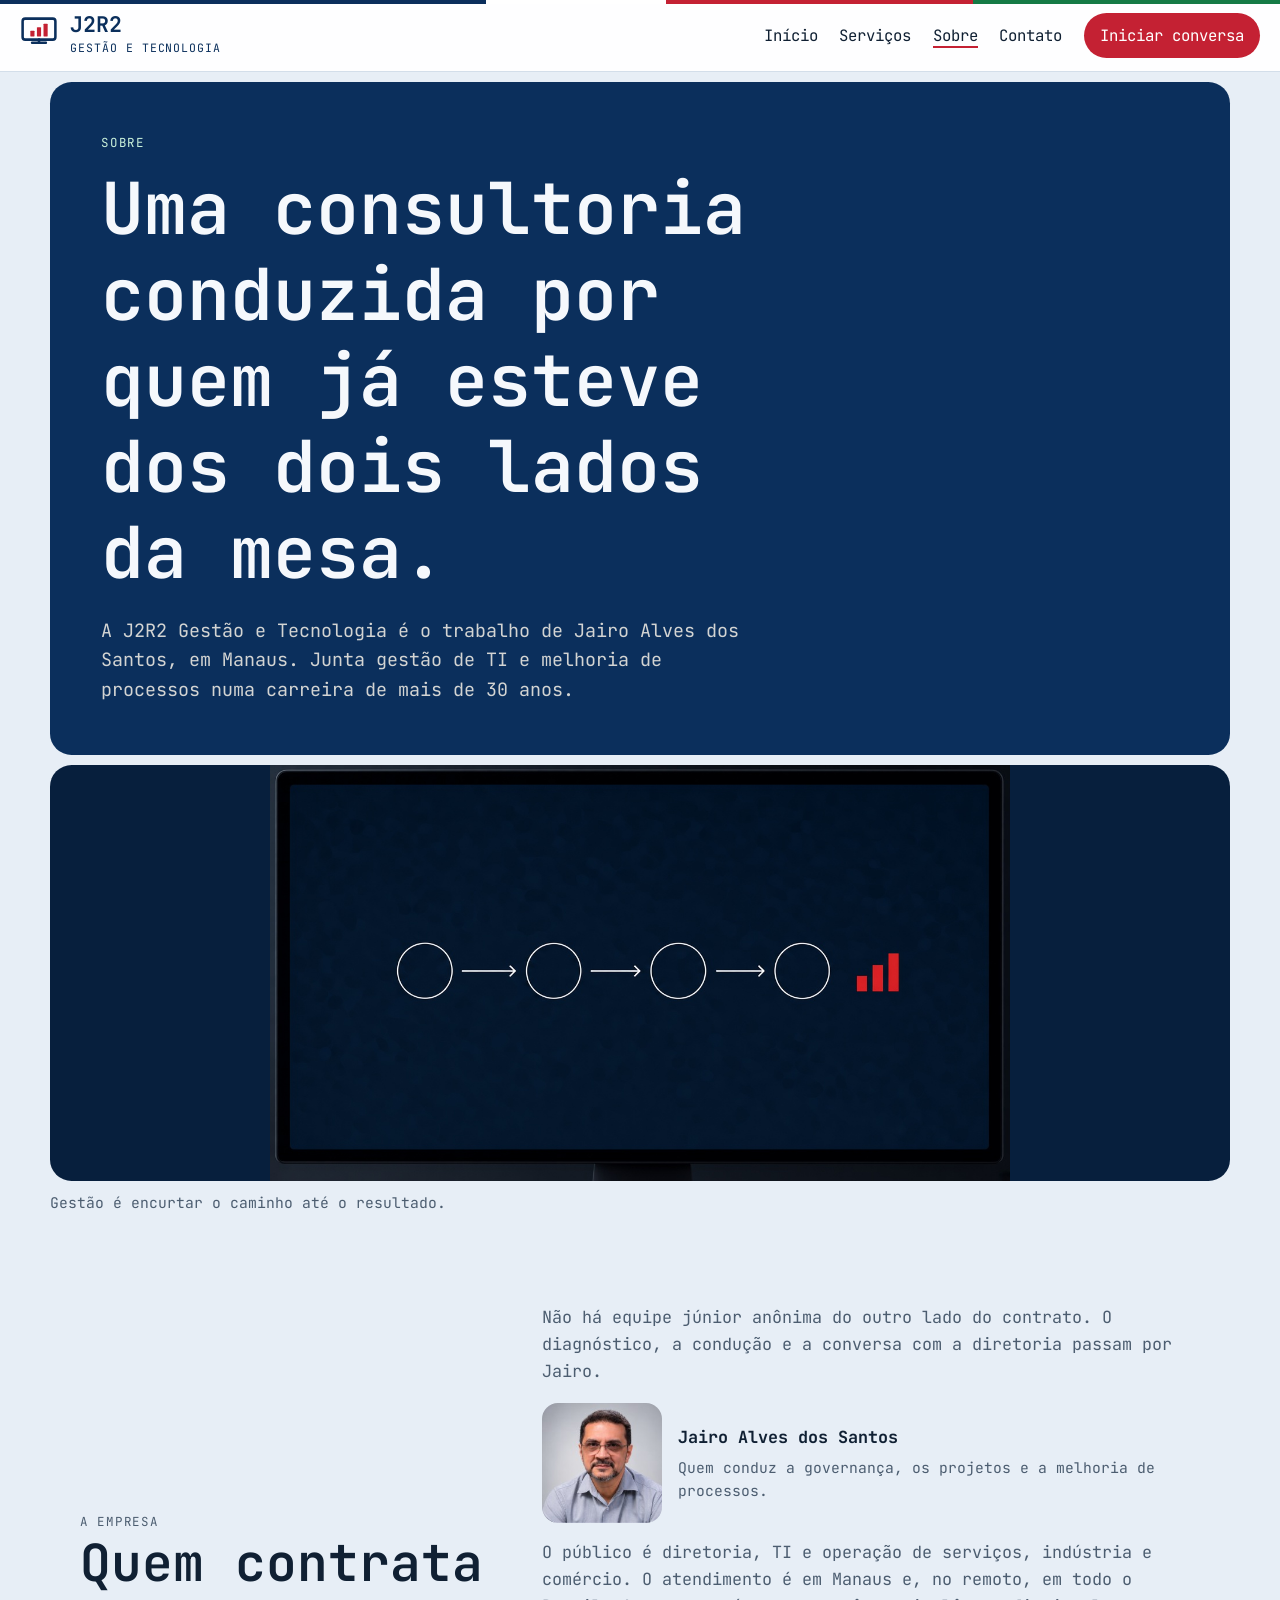
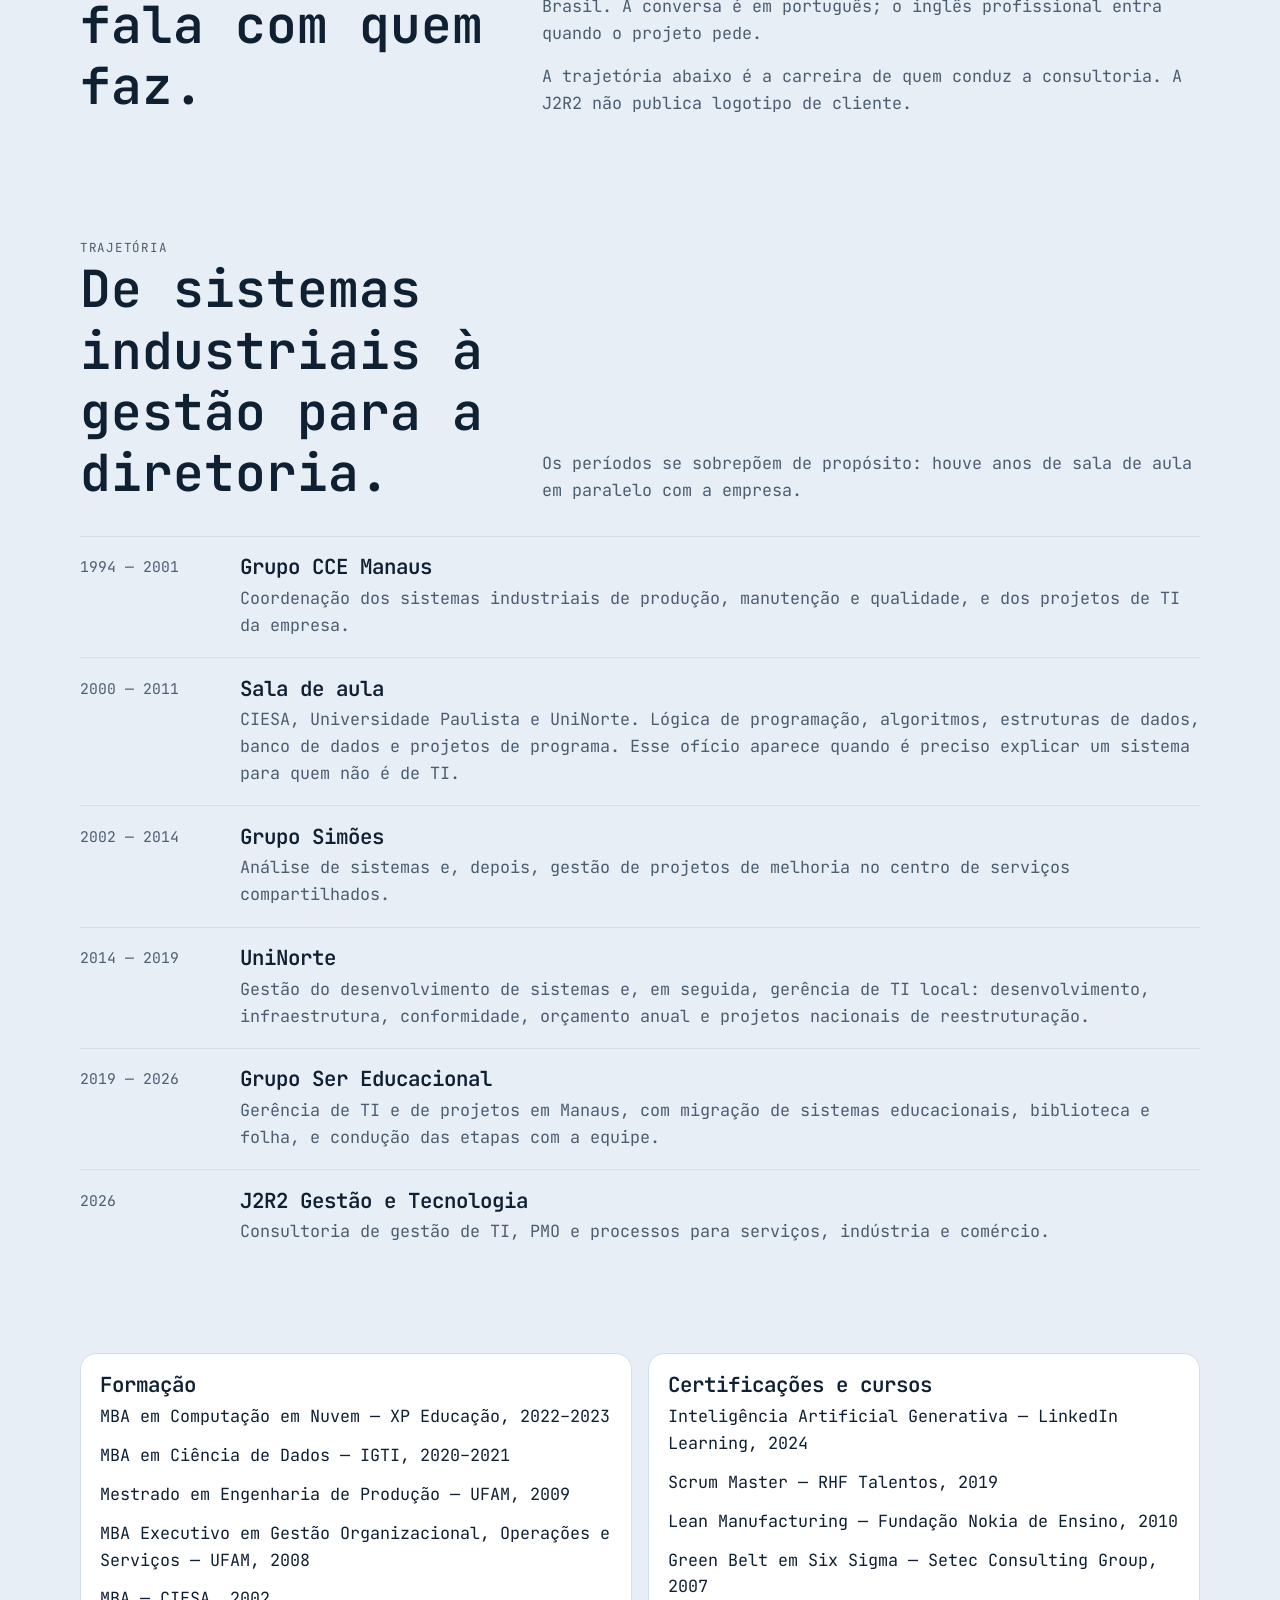
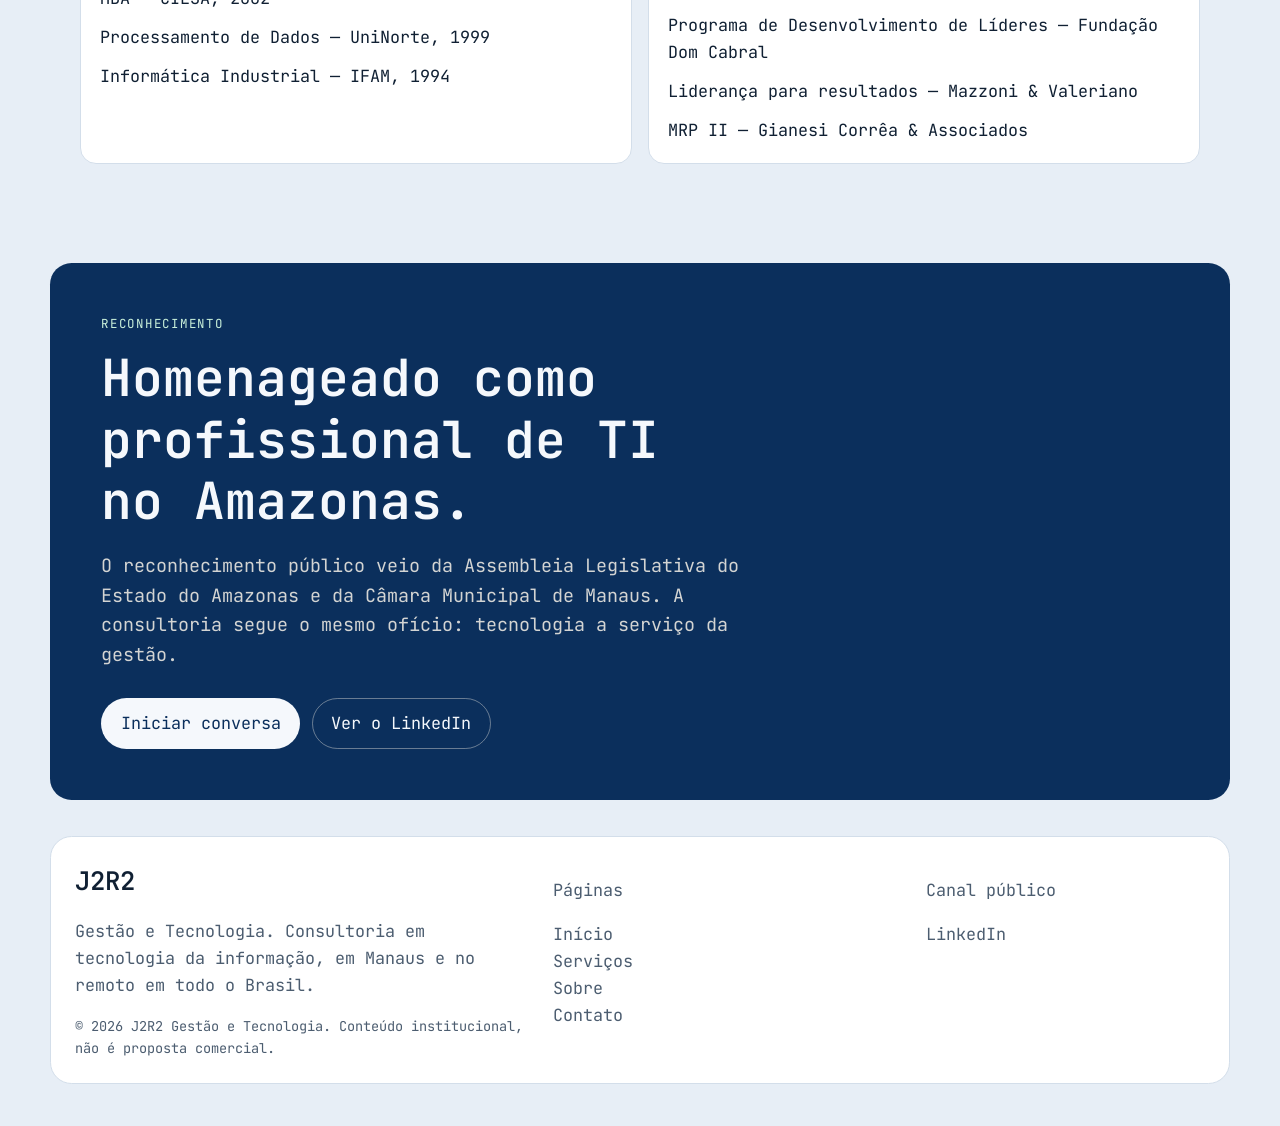
<file: sobre.html>
<!DOCTYPE html>
<html lang="pt-BR" class="no-js">
<head>
  <meta charset="utf-8">
  <meta name="viewport" content="width=device-width, initial-scale=1">
  <title>Sobre | J2R2 Gestão e Tecnologia</title>
  <meta name="description" content="A J2R2 é a consultoria de Jairo Alves dos Santos, em Manaus. Mais de 30 anos em gestão de TI, projetos e processos.">
  <meta name="theme-color" content="#0b2f5c">
  <link rel="icon" href="assets/favicon.svg" type="image/svg+xml">
  <link rel="preconnect" href="https://fonts.googleapis.com">
  <link rel="preconnect" href="https://fonts.gstatic.com" crossorigin>
  <link href="https://fonts.googleapis.com/css2?family=JetBrains+Mono:wght@400..700&display=swap" rel="stylesheet">
  <link rel="stylesheet" href="css/styles.css">
  <script>document.documentElement.classList.replace("no-js","js")</script>
</head>
<body>
  <a class="skip" href="#conteudo">Ir para o conteúdo</a>
  <header class="site-header">
    <a class="logo" href="index.html">
      <img class="logo-mark" src="assets/logo.svg" alt="">
      <span class="logo-text">
        <span class="logo-name">J2R2</span>
        <span class="logo-sub">Gestão e Tecnologia</span>
      </span>
    </a>
    <button class="nav-toggle" type="button" aria-expanded="false" aria-controls="site-nav">
      <span class="nav-toggle-bars" aria-hidden="true"></span>
      <span class="visually-hidden">Abrir menu</span>
    </button>
    <nav class="site-nav" id="site-nav" aria-label="Principal">
      <a href="index.html">Início</a>
      <a href="servicos.html">Serviços</a>
      <a href="sobre.html" aria-current="page">Sobre</a>
      <a href="contato.html">Contato</a>
      <a class="nav-cta" href="contato.html">Iniciar conversa</a>
    </nav>
  </header>

  <main id="conteudo">
    <div class="band-wrap">
      <section class="band page-hero">
        <p class="kicker">Sobre</p>
        <h1>Uma consultoria conduzida por quem já esteve dos dois lados da mesa.</h1>
        <p class="lead">A J2R2 Gestão e Tecnologia é o trabalho de Jairo Alves dos Santos, em Manaus. Junta gestão de TI e melhoria de processos numa carreira de mais de 30 anos.</p>
      </section>
    </div>

    <figure class="story-photo">
      <img src="assets/produtividade-fluxo.jpg" alt="Monitor com quatro passos em sequência e um pequeno gráfico vermelho no final.">
      <figcaption>Gestão é encurtar o caminho até o resultado.</figcaption>
    </figure>

    <section class="section">
      <div class="wrap">
        <div class="section-head">
          <div>
            <p class="section-kicker">A empresa</p>
            <h2>Quem contrata fala com quem faz.</h2>
          </div>
          <div class="prose">
            <p>Não há equipe júnior anônima do outro lado do contrato. O diagnóstico, a condução e a conversa com a diretoria passam por Jairo.</p>
            <figure class="conductor">
              <img class="portrait" src="assets/jairo-linkedin.jpg" width="200" height="200" alt="Jairo Alves dos Santos">
              <figcaption>
                <strong>Jairo Alves dos Santos</strong>
                <span>Quem conduz a governança, os projetos e a melhoria de processos.</span>
              </figcaption>
            </figure>
            <p style="margin-top: 1rem">O público é diretoria, TI e operação de serviços, indústria e comércio. O atendimento é em Manaus e, no remoto, em todo o Brasil. A conversa é em português; o inglês profissional entra quando o projeto pede.</p>
            <p style="margin-top: 1rem">A trajetória abaixo é a carreira de quem conduz a consultoria. A J2R2 não publica logotipo de cliente.</p>
          </div>
        </div>
      </div>
    </section>

    <section class="section" style="padding-top: 0">
      <div class="wrap">
        <div class="section-head">
          <div>
            <p class="section-kicker">Trajetória</p>
            <h2>De sistemas industriais à gestão para a diretoria.</h2>
          </div>
          <p>Os períodos se sobrepõem de propósito: houve anos de sala de aula em paralelo com a empresa.</p>
        </div>
        <ol class="timeline">
          <li>
            <p class="when">1994 — 2001</p>
            <div>
              <h3>Grupo CCE Manaus</h3>
              <p>Coordenação dos sistemas industriais de produção, manutenção e qualidade, e dos projetos de TI da empresa.</p>
            </div>
          </li>
          <li>
            <p class="when">2000 — 2011</p>
            <div>
              <h3>Sala de aula</h3>
              <p>CIESA, Universidade Paulista e UniNorte. Lógica de programação, algoritmos, estruturas de dados, banco de dados e projetos de programa. Esse ofício aparece quando é preciso explicar um sistema para quem não é de TI.</p>
            </div>
          </li>
          <li>
            <p class="when">2002 — 2014</p>
            <div>
              <h3>Grupo Simões</h3>
              <p>Análise de sistemas e, depois, gestão de projetos de melhoria no centro de serviços compartilhados.</p>
            </div>
          </li>
          <li>
            <p class="when">2014 — 2019</p>
            <div>
              <h3>UniNorte</h3>
              <p>Gestão do desenvolvimento de sistemas e, em seguida, gerência de TI local: desenvolvimento, infraestrutura, conformidade, orçamento anual e projetos nacionais de reestruturação.</p>
            </div>
          </li>
          <li>
            <p class="when">2019 — 2026</p>
            <div>
              <h3>Grupo Ser Educacional</h3>
              <p>Gerência de TI e de projetos em Manaus, com migração de sistemas educacionais, biblioteca e folha, e condução das etapas com a equipe.</p>
            </div>
          </li>
          <li>
            <p class="when">2026</p>
            <div>
              <h3>J2R2 Gestão e Tecnologia</h3>
              <p>Consultoria de gestão de TI, PMO e processos para serviços, indústria e comércio.</p>
            </div>
          </li>
        </ol>
      </div>
    </section>

    <section class="section" style="padding-top: 0">
      <div class="wrap credentials">
        <article class="credential">
          <h3>Formação</h3>
          <ul class="plain-list">
            <li>MBA em Computação em Nuvem — XP Educação, 2022–2023</li>
            <li>MBA em Ciência de Dados — IGTI, 2020–2021</li>
            <li>Mestrado em Engenharia de Produção — UFAM, 2009</li>
            <li>MBA Executivo em Gestão Organizacional, Operações e Serviços — UFAM, 2008</li>
            <li>MBA — CIESA, 2002</li>
            <li>Processamento de Dados — UniNorte, 1999</li>
            <li>Informática Industrial — IFAM, 1994</li>
          </ul>
        </article>
        <article class="credential">
          <h3>Certificações e cursos</h3>
          <ul class="plain-list">
            <li>Inteligência Artificial Generativa — LinkedIn Learning, 2024</li>
            <li>Scrum Master — RHF Talentos, 2019</li>
            <li>Lean Manufacturing — Fundação Nokia de Ensino, 2010</li>
            <li>Green Belt em Six Sigma — Setec Consulting Group, 2007</li>
            <li>Programa de Desenvolvimento de Líderes — Fundação Dom Cabral</li>
            <li>Liderança para resultados — Mazzoni &amp; Valeriano</li>
            <li>MRP II — Gianesi Corrêa &amp; Associados</li>
          </ul>
        </article>
      </div>
    </section>

    <div class="band-wrap">
      <section class="band">
        <p class="kicker">Reconhecimento</p>
        <h2 class="block-title" style="max-width: 18ch">Homenageado como profissional de TI no Amazonas.</h2>
        <p class="lead">O reconhecimento público veio da Assembleia Legislativa do Estado do Amazonas e da Câmara Municipal de Manaus. A consultoria segue o mesmo ofício: tecnologia a serviço da gestão.</p>
        <div class="hero-actions">
          <a class="button button-light" href="contato.html">Iniciar conversa</a>
          <a class="button button-ghost" href="https://www.linkedin.com/in/jairoalvesdossantos" target="_blank" rel="noopener noreferrer">Ver o LinkedIn</a>
        </div>
      </section>
    </div>
  </main>

  <footer class="site-footer">
    <div class="band-wrap">
      <div class="footer-card">
        <div>
          <strong>J2R2</strong>
          <p>Gestão e Tecnologia. Consultoria em tecnologia da informação, em Manaus e no remoto em todo o Brasil.</p>
          <p class="legal">© 2026 J2R2 Gestão e Tecnologia. Conteúdo institucional, não é proposta comercial.</p>
        </div>
        <div>
          <p>Páginas</p>
          <ul>
            <li><a href="index.html">Início</a></li>
            <li><a href="servicos.html">Serviços</a></li>
            <li><a href="sobre.html">Sobre</a></li>
            <li><a href="contato.html">Contato</a></li>
          </ul>
        </div>
        <div>
          <p>Canal público</p>
          <ul>
            <li><a href="https://www.linkedin.com/in/jairoalvesdossantos" target="_blank" rel="noopener noreferrer">LinkedIn</a></li>
          </ul>
        </div>
      </div>
    </div>
  </footer>
  <script src="js/config.js"></script>
  <script src="js/main.js"></script>
</body>
</html>
</file>
<file: css/styles.css>
:root {
  --bg: #e7eef6;
  --paper: #ffffff;
  --ink: #102033;
  --rio: #0b2f5c;
  --rio-2: #16467f;
  --foam: #f5f8fc;
  --muted: #4c5d70;
  --line: #d3deea;
  --copper: #c42133;
  --copper-soft: #c9f0da;
  --green: #157a45;
  --serif: "JetBrains Mono", "Cascadia Mono", Consolas, monospace;
  --sans: "JetBrains Mono", "Cascadia Mono", Consolas, monospace;
  --max: 1120px;
  --radius: 1.35rem;
}

*,
*::before,
*::after {
  box-sizing: border-box;
}

html {
  scroll-behavior: smooth;
  color-scheme: light;
}

body {
  margin: 0;
  background: var(--bg);
  color: var(--ink);
  font-family: var(--sans);
  font-size: 1.05rem;
  line-height: 1.6;
}

body.nav-open {
  overflow: hidden;
}

img,
svg {
  display: block;
  max-width: 100%;
}

a {
  color: inherit;
}

:focus-visible {
  outline: 2px solid var(--copper);
  outline-offset: 3px;
}

::selection {
  background: #f6c9d0;
  color: var(--rio);
}

.skip {
  position: absolute;
  left: 1rem;
  top: -4rem;
  z-index: 40;
  background: var(--paper);
  color: var(--ink);
  padding: 0.6rem 1rem;
  border-radius: 999px;
}

.skip:focus {
  top: 0.75rem;
}

.visually-hidden {
  position: absolute;
  width: 1px;
  height: 1px;
  padding: 0;
  margin: -1px;
  overflow: hidden;
  clip: rect(0, 0, 0, 0);
  white-space: nowrap;
  border: 0;
}

.site-header {
  position: sticky;
  top: 0;
  z-index: 20;
  display: flex;
  align-items: center;
  gap: 1rem;
  min-height: 4.5rem;
  padding: 0.75rem 1.25rem;
  background: rgba(255, 255, 255, 0.94);
  border-bottom: 1px solid var(--line);
  backdrop-filter: blur(12px);
}

.site-header::before {
  content: "";
  position: absolute;
  top: 0;
  left: 0;
  right: 0;
  height: 4px;
  background: linear-gradient(90deg, #0b2f5c 0 38%, #ffffff 38% 52%, #c42133 52% 76%, #157a45 76% 100%);
}

.logo {
  display: flex;
  align-items: center;
  gap: 0.75rem;
  text-decoration: none;
}

.logo-mark {
  width: 2.4rem;
  height: 2.4rem;
  flex: none;
}

.logo-name {
  display: block;
  color: var(--rio);
  font-family: var(--serif);
  font-size: 1.35rem;
  font-weight: 640;
  letter-spacing: 0;
  line-height: 1.1;
}

.logo-sub {
  display: block;
  margin-top: 0.15rem;
  color: var(--rio);
  font-size: 0.72rem;
  letter-spacing: 0.08em;
  text-transform: uppercase;
}

.nav-toggle {
  display: none;
  margin-left: auto;
  width: 2.75rem;
  height: 2.75rem;
  border: 1px solid var(--line);
  border-radius: 999px;
  background: var(--paper);
  cursor: pointer;
}

.nav-toggle-bars {
  position: relative;
  width: 1rem;
  height: 1.5px;
  background: var(--ink);
}

.nav-toggle-bars::before,
.nav-toggle-bars::after {
  content: "";
  position: absolute;
  left: 0;
  width: 1rem;
  height: 1.5px;
  background: var(--ink);
}

.nav-toggle-bars::before {
  top: -6px;
}

.nav-toggle-bars::after {
  top: 6px;
}

.site-nav {
  display: flex;
  align-items: center;
  gap: 1.35rem;
  margin-left: auto;
}

.site-nav a {
  text-decoration: none;
  font-size: 0.98rem;
}

.site-nav a[aria-current="page"] {
  box-shadow: inset 0 -2px 0 var(--copper);
}

.nav-cta {
  background: var(--copper);
  color: #fff;
  padding: 0.65rem 1rem;
  border-radius: 999px;
  text-decoration: none;
}

.nav-cta:hover {
  background: #9e1a28;
}

.wrap {
  width: min(var(--max), calc(100% - 1.5rem));
  margin-inline: auto;
}

.band-wrap {
  width: min(1180px, calc(100% - 1rem));
  margin: 0.6rem auto;
}

.band {
  background: var(--rio);
  color: var(--foam);
  border-radius: var(--radius);
  padding: clamp(1.6rem, 4vw, 3.4rem);
}

.hero {
  display: grid;
  grid-template-columns: auto minmax(0, 1.2fr) minmax(18rem, 0.95fr);
  gap: clamp(1.25rem, 3vw, 2.75rem);
  align-items: center;
}

.hero-rail {
  writing-mode: vertical-lr;
  align-self: stretch;
  display: flex;
  align-items: center;
  justify-content: center;
  gap: 1.4rem;
  letter-spacing: 0.16em;
  text-transform: uppercase;
  font-size: 0.72rem;
  color: var(--copper-soft);
}

.kicker,
.section-kicker {
  margin: 0 0 0.8rem;
  color: var(--copper-soft);
  font-size: 0.78rem;
  letter-spacing: 0.14em;
  text-transform: uppercase;
}

.section-kicker {
  color: var(--copper);
}

h1,
h2,
h3 {
  font-family: var(--serif);
  font-weight: 600;
  letter-spacing: 0;
  line-height: 1.2;
}

h1 {
  margin: 0;
  font-size: clamp(2.5rem, 5.6vw, 4.8rem);
  max-width: 12ch;
}

.page-hero h1 {
  max-width: 16ch;
}

.lead {
  max-width: 42rem;
  margin: 1.25rem 0 0;
  font-size: 1.15rem;
  color: rgba(244, 240, 230, 0.86);
}

.hero-actions {
  display: flex;
  flex-wrap: wrap;
  gap: 0.75rem;
  margin-top: 1.8rem;
}

.button {
  display: inline-flex;
  align-items: center;
  justify-content: center;
  min-height: 2.9rem;
  padding: 0.7rem 1.15rem;
  border-radius: 999px;
  border: 1px solid transparent;
  text-decoration: none;
  font: inherit;
  cursor: pointer;
}

.button-light {
  background: var(--foam);
  color: var(--rio);
}

.button-light:hover {
  background: white;
}

.button-ghost {
  border-color: rgba(244, 240, 230, 0.4);
  color: var(--foam);
  background: transparent;
}

.button-ghost:hover {
  border-color: var(--foam);
}

.button-dark {
  background: var(--rio);
  color: var(--foam);
}

.button-dark:hover {
  background: var(--rio-2);
}

.dossier {
  background: var(--rio-2);
  border: 1px solid rgba(244, 240, 230, 0.14);
  border-radius: 1rem;
  padding: 1.35rem 1.35rem 0.4rem;
}

.dossier p {
  margin: 0 0 0.35rem;
  color: var(--copper-soft);
  font-size: 0.75rem;
  letter-spacing: 0.12em;
  text-transform: uppercase;
}

.dossier dl {
  margin: 0;
}

.dossier div {
  padding: 0.95rem 0;
  border-top: 1px solid rgba(244, 240, 230, 0.12);
}

.dossier dt {
  font-size: 0.95rem;
}

.dossier dd {
  margin: 0.25rem 0 0;
  color: rgba(244, 240, 230, 0.76);
  font-size: 0.95rem;
}

.section {
  padding: clamp(3.2rem, 7vw, 6rem) 0;
}

.section-head {
  display: grid;
  grid-template-columns: minmax(0, 0.8fr) minmax(0, 1.2fr);
  gap: 1.5rem;
  margin-bottom: 2rem;
  align-items: end;
}

.section-head h2,
.block-title {
  margin: 0;
  font-size: clamp(2rem, 4vw, 3.3rem);
}

.section-head p,
.prose {
  margin: 0;
  color: var(--muted);
}

.pains,
.steps,
.service-links,
.limits,
.timeline,
.plain-list {
  margin: 0;
  padding: 0;
  list-style: none;
}

.pains {
  display: grid;
  grid-template-columns: 1fr 1fr;
  gap: 1rem;
}

.pains li,
.panel {
  background: var(--paper);
  border: 1px solid var(--line);
  border-radius: 1rem;
  padding: 1.3rem 1.3rem 1.15rem;
}

.pains span,
.step-num,
.service-links .num,
.limit-num {
  display: block;
  margin-bottom: 0.8rem;
  font-family: var(--serif);
  font-size: 1.4rem;
  color: var(--copper);
}

.pains h3,
.service h3,
.step h3,
.limit h3 {
  margin: 0 0 0.45rem;
  font-size: 1.45rem;
}

.pains p,
.service p,
.step p,
.limit p,
.timeline p,
.channel p {
  margin: 0;
  color: var(--muted);
}

.service-links {
  display: grid;
  gap: 0.7rem;
}

.service-links a {
  display: grid;
  grid-template-columns: auto minmax(0, 1fr) auto;
  gap: 1rem;
  align-items: center;
  padding: 1.1rem 1.2rem;
  background: var(--paper);
  border: 1px solid var(--line);
  border-radius: 1rem;
  text-decoration: none;
}

.service-links a:hover {
  border-color: #b9ad99;
}

.service-links .num {
  margin: 0;
}

.service-links strong,
.service-links em {
  display: block;
}

.service-links em {
  margin-top: 0.2rem;
  color: var(--muted);
  font-style: normal;
}

.arrow {
  font-size: 1.3rem;
}

.steps {
  display: grid;
  grid-template-columns: repeat(5, minmax(0, 1fr));
  gap: 0.8rem;
}

.steps li {
  background: var(--paper);
  border-top: 3px solid var(--copper);
  border-radius: 0 0 0.9rem 0.9rem;
  padding: 1rem;
}

.split {
  display: grid;
  grid-template-columns: 0.9fr 1.1fr;
  gap: 1rem;
}

.dark-panel {
  background: var(--rio);
  color: var(--foam);
  border-radius: var(--radius);
  padding: clamp(1.4rem, 3vw, 2.2rem);
}

.dark-panel h2 {
  margin: 0 0 0.8rem;
  font-size: clamp(2rem, 4vw, 3rem);
}

.dark-panel p {
  color: rgba(244, 240, 230, 0.8);
}

.limits {
  display: grid;
  gap: 0.9rem;
  margin-top: 1.4rem;
}

.limits li {
  padding-top: 0.8rem;
  border-top: 1px solid rgba(244, 240, 230, 0.14);
}

.limits h3,
.limits p {
  color: var(--foam);
}

.limits p {
  color: rgba(244, 240, 230, 0.74);
}

.person {
  display: grid;
  grid-template-columns: auto minmax(0, 1fr);
  gap: 1.25rem;
  align-items: center;
  background: var(--paper);
  border: 1px solid var(--line);
  border-radius: var(--radius);
  padding: 1.4rem;
}

.portrait {
  width: 7.5rem;
  height: 7.5rem;
  border-radius: 1rem;
  object-fit: cover;
  object-position: center 15%;
  display: block;
}

.conductor {
  display: flex;
  align-items: center;
  gap: 1rem;
  margin: 1.15rem 0 0;
}

.conductor figcaption {
  margin: 0;
  color: var(--ink);
}

.conductor figcaption span {
  display: block;
  margin-top: 0.3rem;
  color: var(--muted);
  font-size: 0.92rem;
}

.person h2 {
  margin: 0 0 0.45rem;
  font-size: clamp(1.8rem, 3vw, 2.6rem);
}

.person .role {
  margin: 0 0 0.7rem;
  color: var(--copper);
  font-size: 0.92rem;
  letter-spacing: 0.04em;
  text-transform: uppercase;
}

.page-hero .lead {
  max-width: 40rem;
}

.toc {
  display: flex;
  flex-wrap: wrap;
  gap: 0.5rem;
  margin-top: -1.5rem;
  margin-bottom: 1rem;
}

.toc a {
  text-decoration: none;
  background: var(--paper);
  border: 1px solid var(--line);
  border-radius: 999px;
  padding: 0.45rem 0.8rem;
  font-size: 0.92rem;
}

.toc a:hover {
  border-color: var(--copper);
}

.service {
  scroll-margin-top: 5.5rem;
  display: grid;
  grid-template-columns: 5rem minmax(0, 1fr);
  gap: 1rem;
  padding: 2rem 0;
  border-top: 1px solid var(--line);
}

.service-index {
  font-family: var(--serif);
  font-size: 1.8rem;
  color: var(--copper);
}

.service h2 {
  margin: 0 0 0.7rem;
  font-size: clamp(1.8rem, 3vw, 2.5rem);
}

.service h3 {
  margin-top: 1.2rem;
  font-size: 1.15rem;
}

.service ul {
  margin: 0.4rem 0 0;
  padding-left: 1.1rem;
  color: var(--muted);
}

.note {
  margin-top: 0.8rem;
  padding-left: 0.9rem;
  border-left: 3px solid var(--copper);
}

.timeline li {
  display: grid;
  grid-template-columns: 9rem minmax(0, 1fr);
  gap: 1rem;
  padding: 1.15rem 0;
  border-top: 1px solid var(--line);
}

.when {
  margin: 0;
  color: var(--copper);
  font-size: 0.92rem;
}

.timeline h3,
.credential h3 {
  margin: 0 0 0.3rem;
  font-size: 1.3rem;
}

.credentials {
  display: grid;
  grid-template-columns: 1fr 1fr;
  gap: 1rem;
}

.credential {
  background: var(--paper);
  border: 1px solid var(--line);
  border-radius: 1rem;
  padding: 1.2rem;
}

.credential li + li {
  margin-top: 0.75rem;
}

.contact-grid {
  display: grid;
  grid-template-columns: 0.85fr 1.15fr;
  gap: 1rem;
  align-items: start;
}

.channel {
  background: var(--paper);
  border: 1px solid var(--line);
  border-radius: 1rem;
  padding: 1.1rem 1.15rem;
  margin-bottom: 0.75rem;
}

.channel h2 {
  margin: 0 0 0.35rem;
  font-size: 1.35rem;
}

.channel a {
  color: var(--rio);
}

.contact-form {
  background: var(--paper);
  border: 1px solid var(--line);
  border-radius: var(--radius);
  padding: 1.3rem;
}

.form-row {
  display: grid;
  grid-template-columns: 1fr 1fr;
  gap: 0.8rem;
}

label {
  display: block;
  margin-bottom: 0.8rem;
  font-size: 0.92rem;
}

input,
select,
textarea {
  display: block;
  width: 100%;
  margin-top: 0.35rem;
  padding: 0.75rem 0.8rem;
  border: 1px solid var(--line);
  border-radius: 0.7rem;
  background: #ffffff;
  color: var(--ink);
  font: inherit;
  font-size: 1rem;
}

textarea {
  min-height: 9rem;
  resize: vertical;
}

.form-status,
.email-note {
  min-height: 1.4rem;
  margin: 0.8rem 0 0;
  color: var(--muted);
}

.hp {
  position: absolute;
  left: -9999px;
}

.site-footer {
  padding: 1rem 0 2rem;
}

.footer-card {
  display: grid;
  grid-template-columns: 1.3fr 1fr 0.8fr;
  gap: 1.5rem;
  background: var(--paper);
  border: 1px solid var(--line);
  border-radius: var(--radius);
  padding: 1.5rem;
}

.site-footer strong {
  font-family: var(--serif);
  font-size: 1.6rem;
  font-weight: 560;
}

.site-footer p,
.site-footer li {
  color: var(--muted);
}

.site-footer ul {
  margin: 0;
  padding: 0;
  list-style: none;
}

.site-footer a {
  text-decoration: none;
}

.site-footer a:hover {
  text-decoration: underline;
}

.legal {
  margin: 0.8rem 0 0;
  font-size: 0.85rem;
}

.hero-photo,
.region-photo,
.story-photo {
  margin: 0;
}

.hero-photo {
  position: relative;
  overflow: hidden;
  border-radius: 1rem;
  height: auto;
  min-height: 0;
  align-self: center;
}

.hero-photo img,
.region-photo img,
.story-photo img {
  width: 100%;
  object-fit: cover;
}

.hero-photo img {
  height: auto;
  object-fit: contain;
  background: #071f3d;
}

.hero-photo figcaption {
  position: absolute;
  left: 0;
  right: 0;
  bottom: 0;
  margin: 0;
  padding: 2rem 0.95rem 0.8rem;
  background: linear-gradient(transparent, rgba(11, 47, 92, 0.88));
  color: #fff;
  font-size: 0.88rem;
}

.facts {
  display: grid;
  grid-template-columns: repeat(4, minmax(0, 1fr));
  gap: 0.8rem;
  padding-top: 1.2rem;
}

.facts article {
  background: var(--paper);
  border: 1px solid var(--line);
  border-top: 3px solid var(--copper);
  border-radius: 0.9rem;
  padding: 1rem 1rem 1.05rem;
}

.facts article:nth-child(3) {
  border-top-color: var(--green);
}

.facts h2 {
  margin: 0 0 0.35rem;
  font-size: 1.15rem;
}

.facts p {
  margin: 0;
  color: var(--muted);
}

.region-photo,
.story-photo {
  width: min(1180px, calc(100% - 1rem));
  margin: 0 auto;
}

.region-photo img,
.story-photo img {
  height: auto;
  max-height: 26rem;
  object-fit: contain;
  background: #071f3d;
  border-radius: var(--radius);
}

.region-photo figcaption,
.story-photo figcaption {
  margin: 0.65rem 0 0;
  color: var(--muted);
  font-size: 0.92rem;
}

.with-photo {
  display: grid;
  grid-template-columns: 1.15fr 0.85fr;
  gap: 1.4rem;
  align-items: center;
}

.with-photo .hero-photo,
.with-photo .hero-photo img {
  height: auto;
  min-height: 0;
}

@media (max-width: 980px) {
  h1,
  .page-hero h1 {
    max-width: none;
  }

  .hero,
  .section-head,
  .split,
  .contact-grid,
  .footer-card,
  .credentials,
  .with-photo {
    grid-template-columns: 1fr;
  }

  .facts {
    grid-template-columns: 1fr 1fr;
  }

  .steps {
    grid-template-columns: 1fr 1fr;
  }

  .hero {
    min-height: 0;
  }

  .hero-rail {
    writing-mode: horizontal-tb;
    transform: none;
    justify-content: flex-start;
    gap: 1rem;
  }
}

@media (max-width: 760px) {
  .nav-toggle {
    display: inline-flex;
    align-items: center;
    justify-content: center;
  }

  .js .site-nav {
    display: none;
    position: absolute;
    left: 0;
    right: 0;
    top: 100%;
    flex-direction: column;
    align-items: stretch;
    gap: 0;
    margin: 0;
    padding: 0.4rem 1rem 1rem;
    background: var(--paper);
    border-bottom: 1px solid var(--line);
  }

  .js .site-nav.is-open {
    display: flex;
  }

  .site-nav a {
    padding: 0.85rem 0.2rem;
    border-bottom: 1px solid var(--line);
  }

  .nav-cta {
    margin-top: 0.8rem;
    text-align: center;
  }

  .pains,
  .steps,
  .form-row,
  .timeline li,
  .service,
  .facts {
    grid-template-columns: 1fr;
  }

  .hero-photo,
  .hero-photo img,
  .with-photo .hero-photo,
  .with-photo .hero-photo img {
    height: auto;
    min-height: 0;
  }

  .person {
    grid-template-columns: 1fr;
  }
}

@media (prefers-reduced-motion: reduce) {
  html {
    scroll-behavior: auto;
  }
}
</file>
